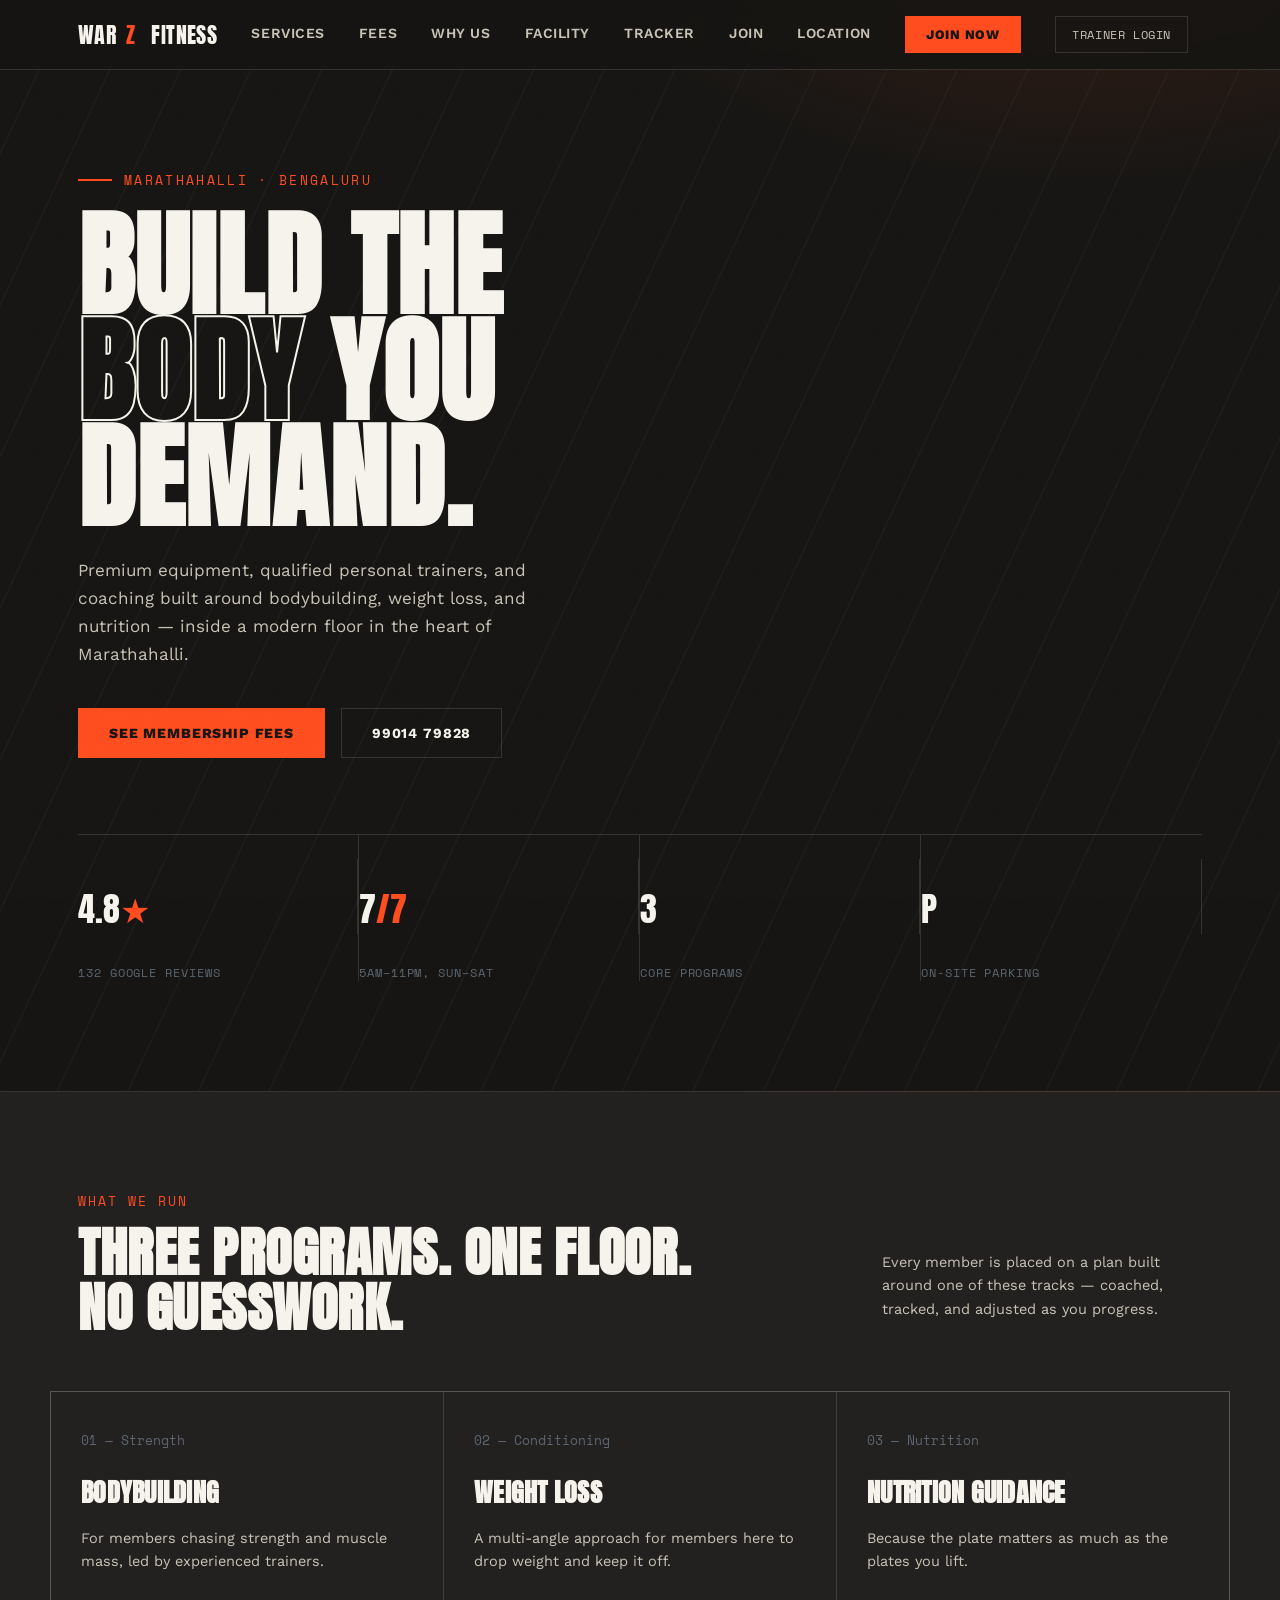
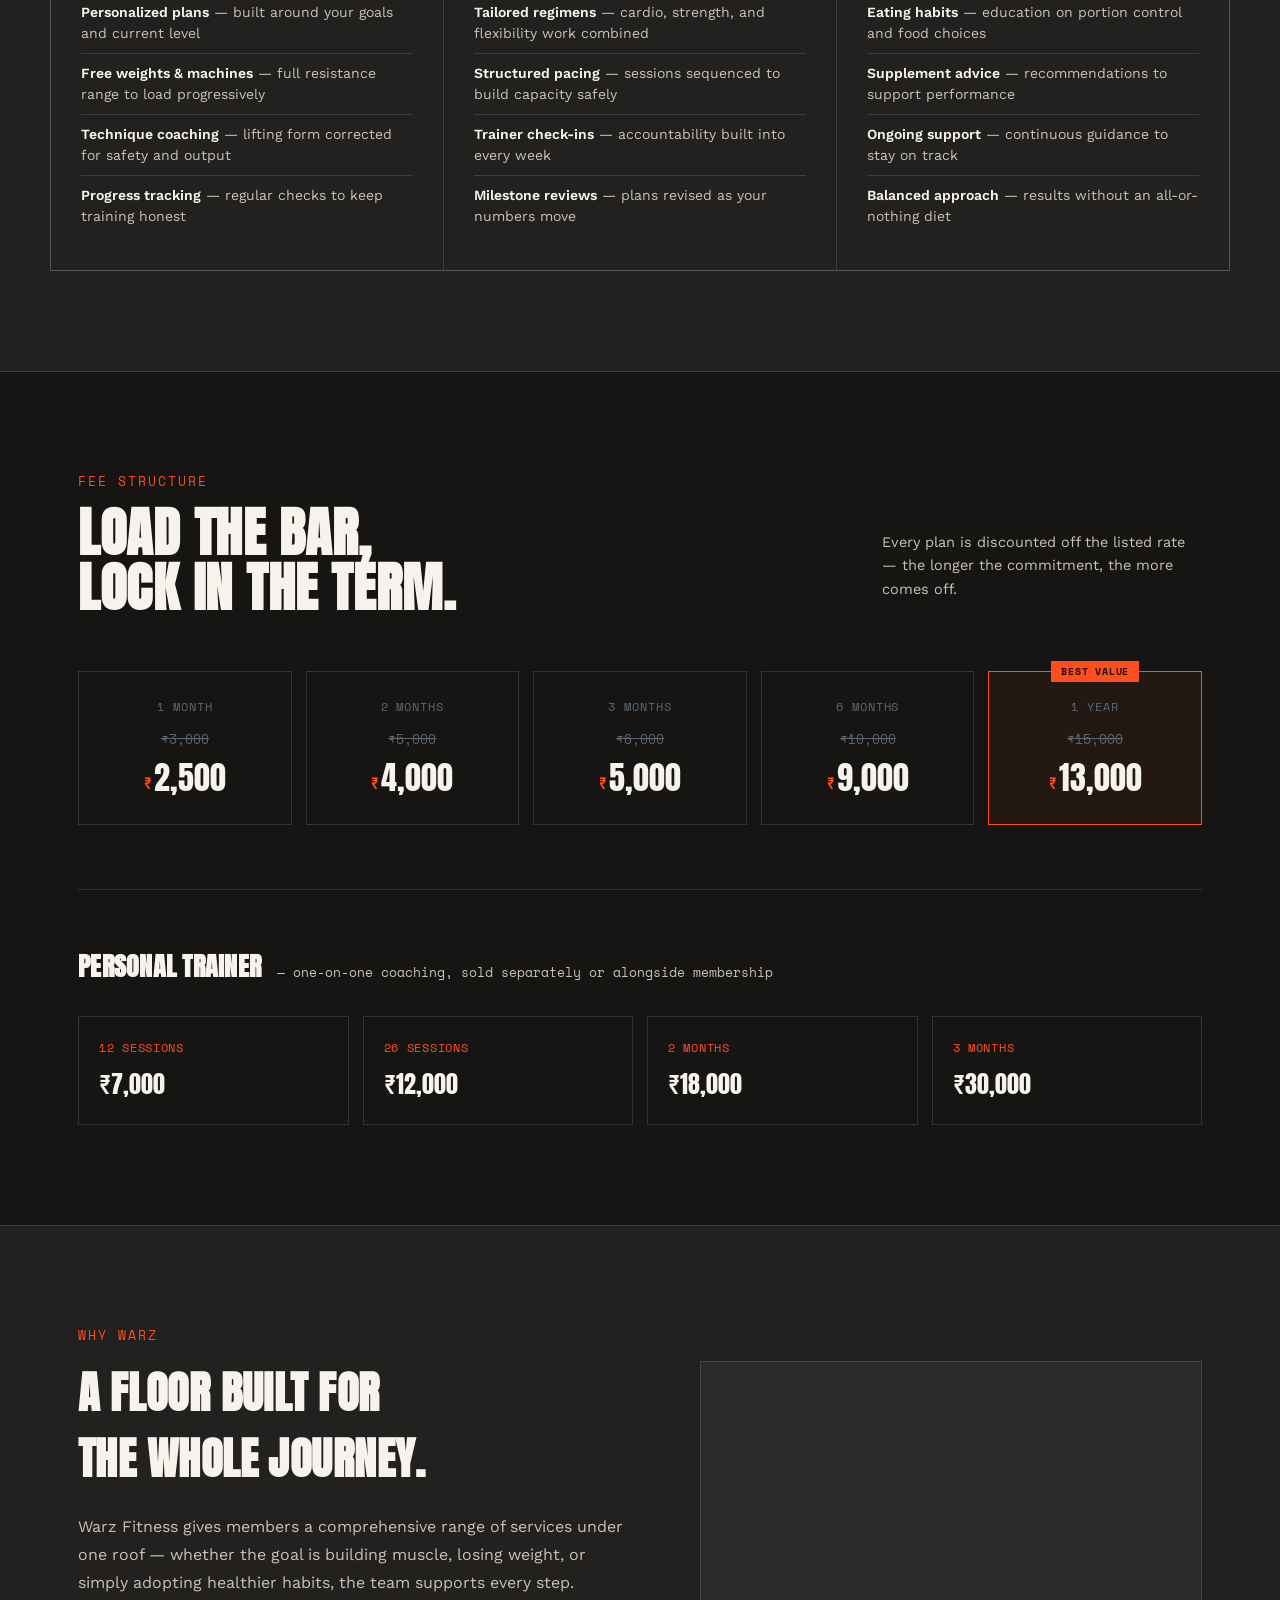
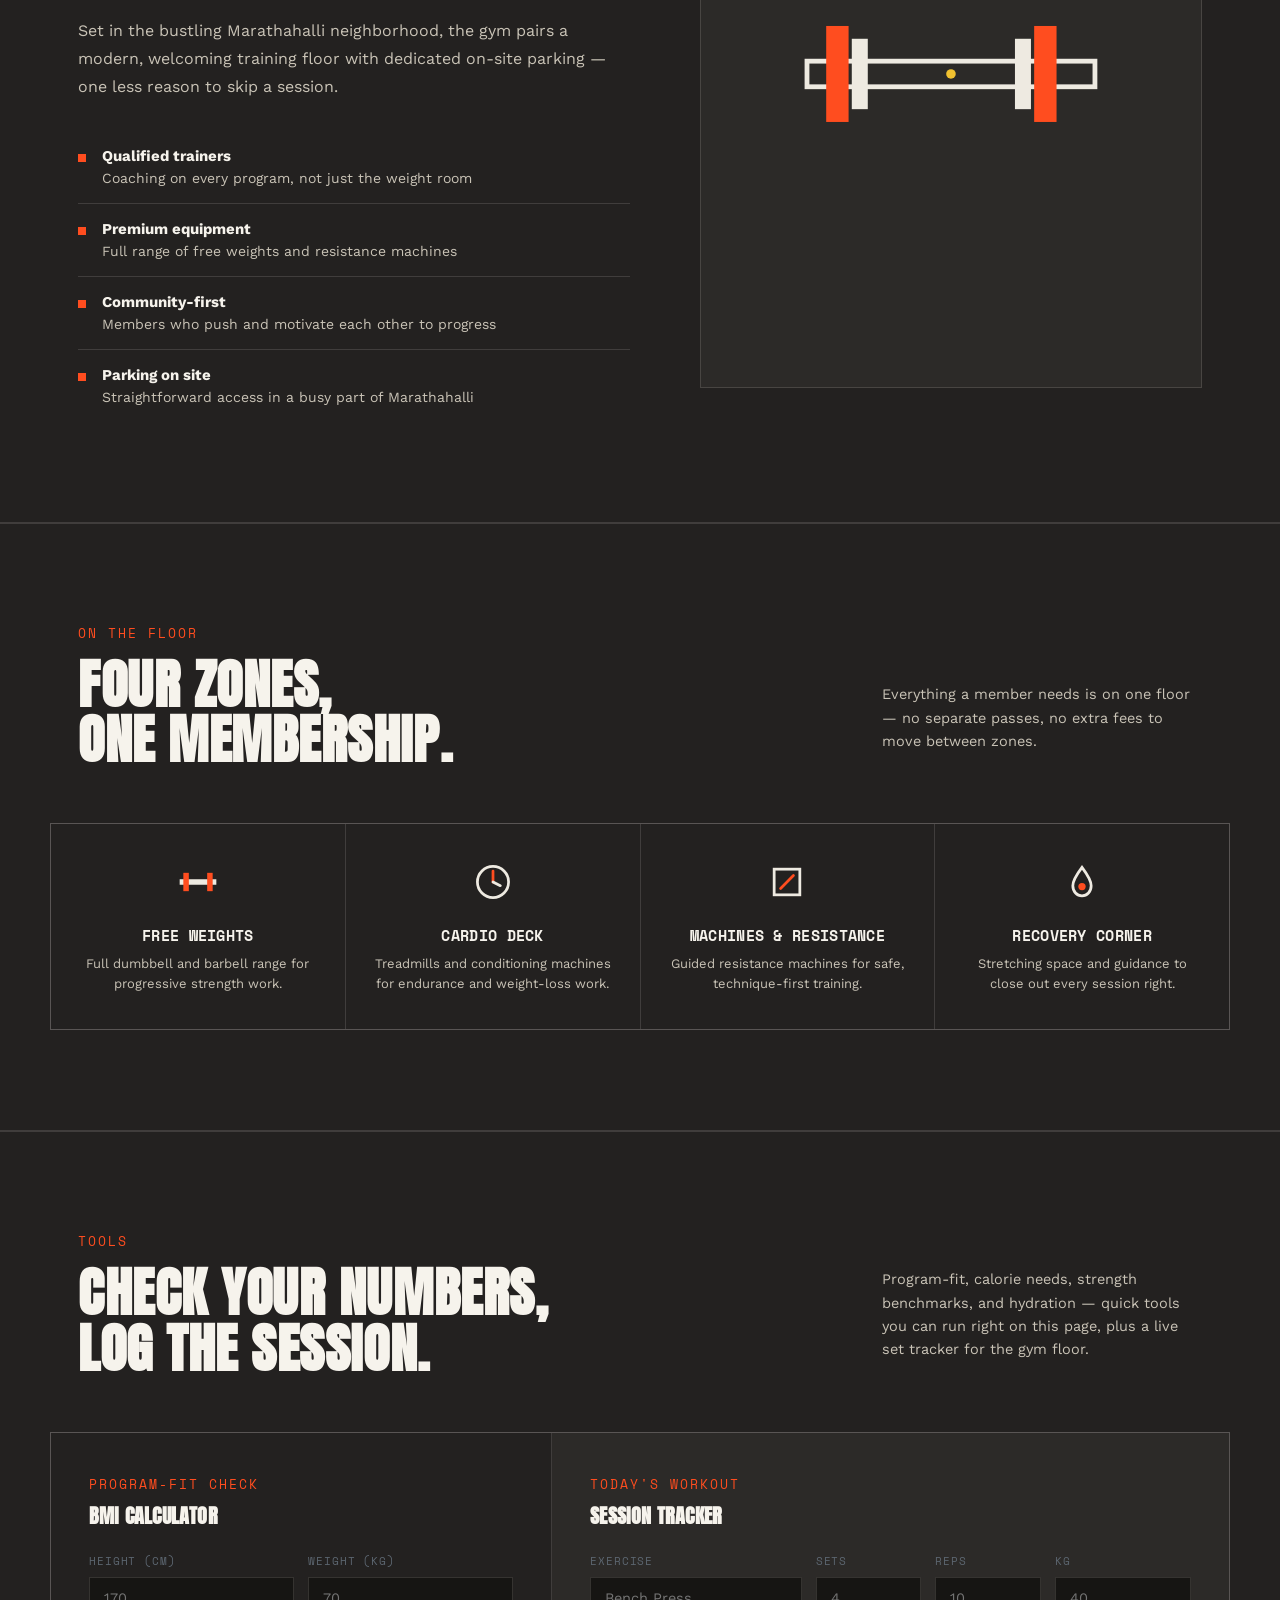
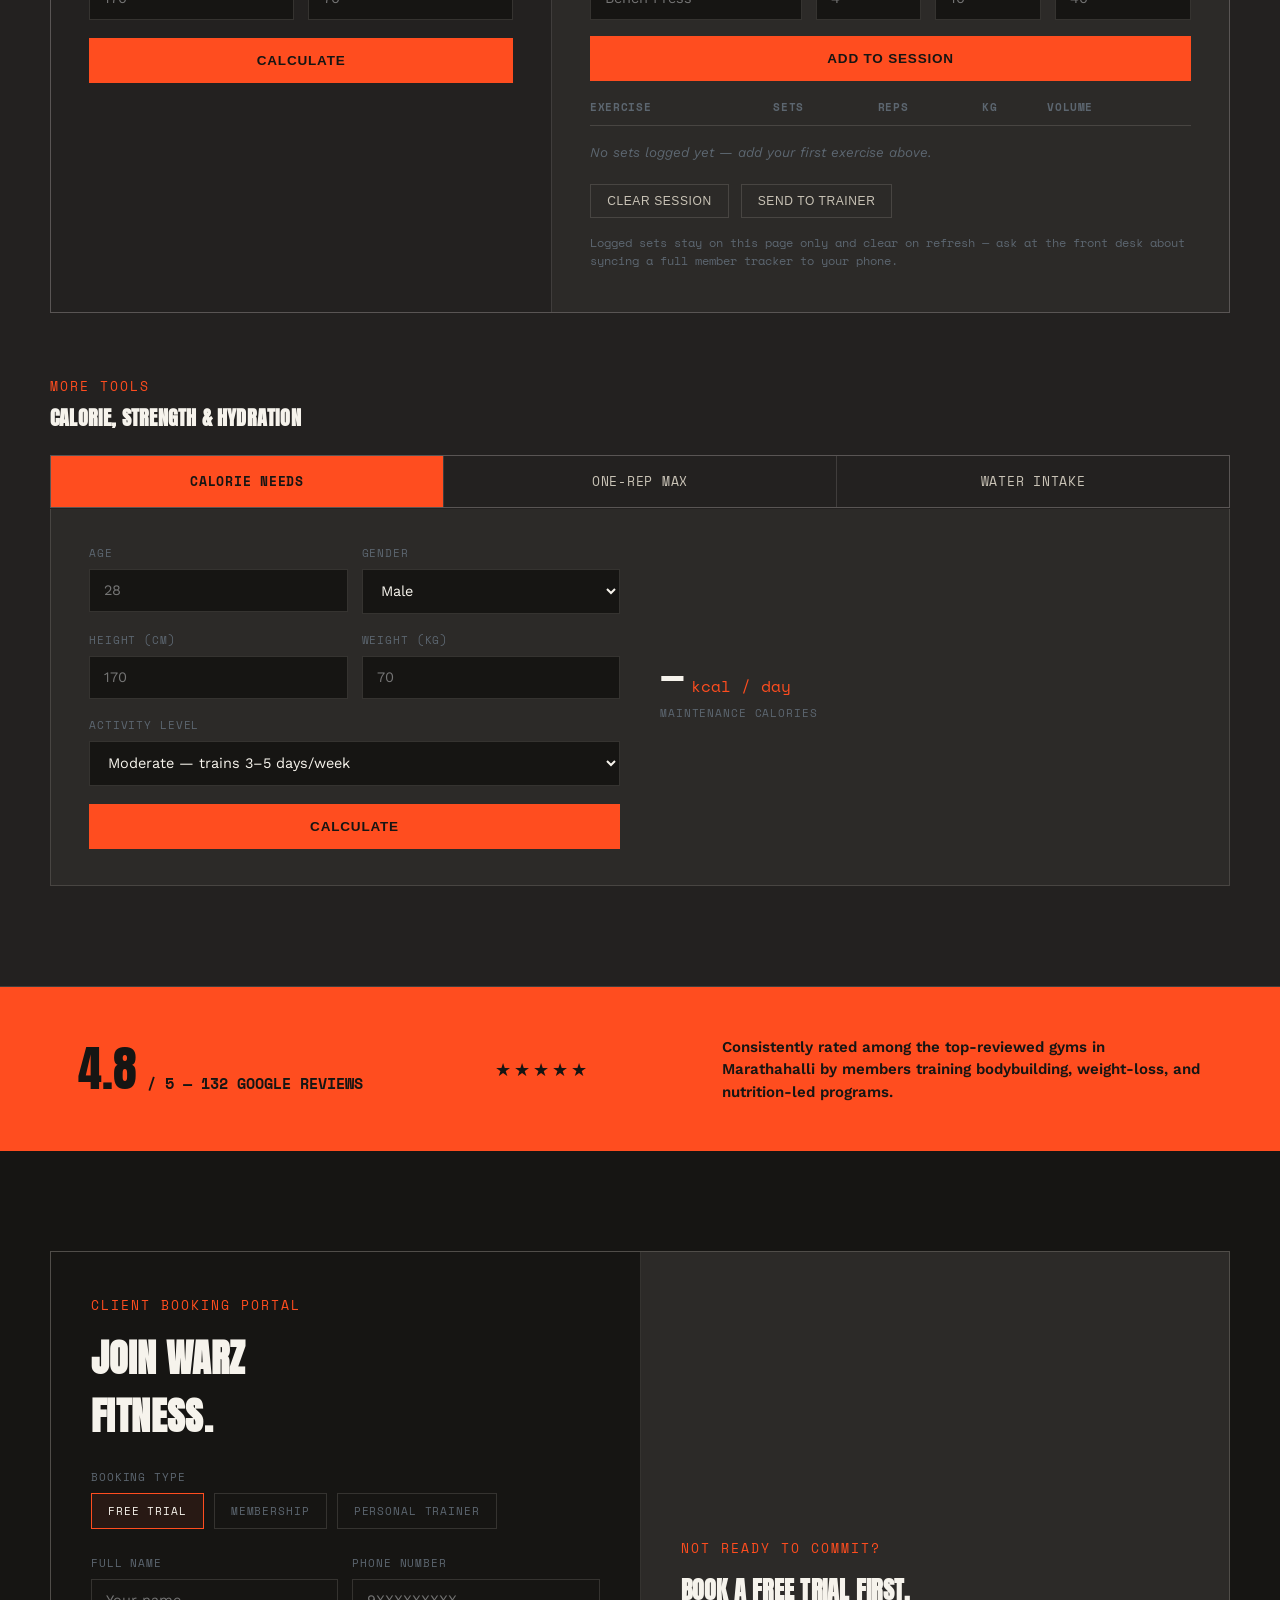
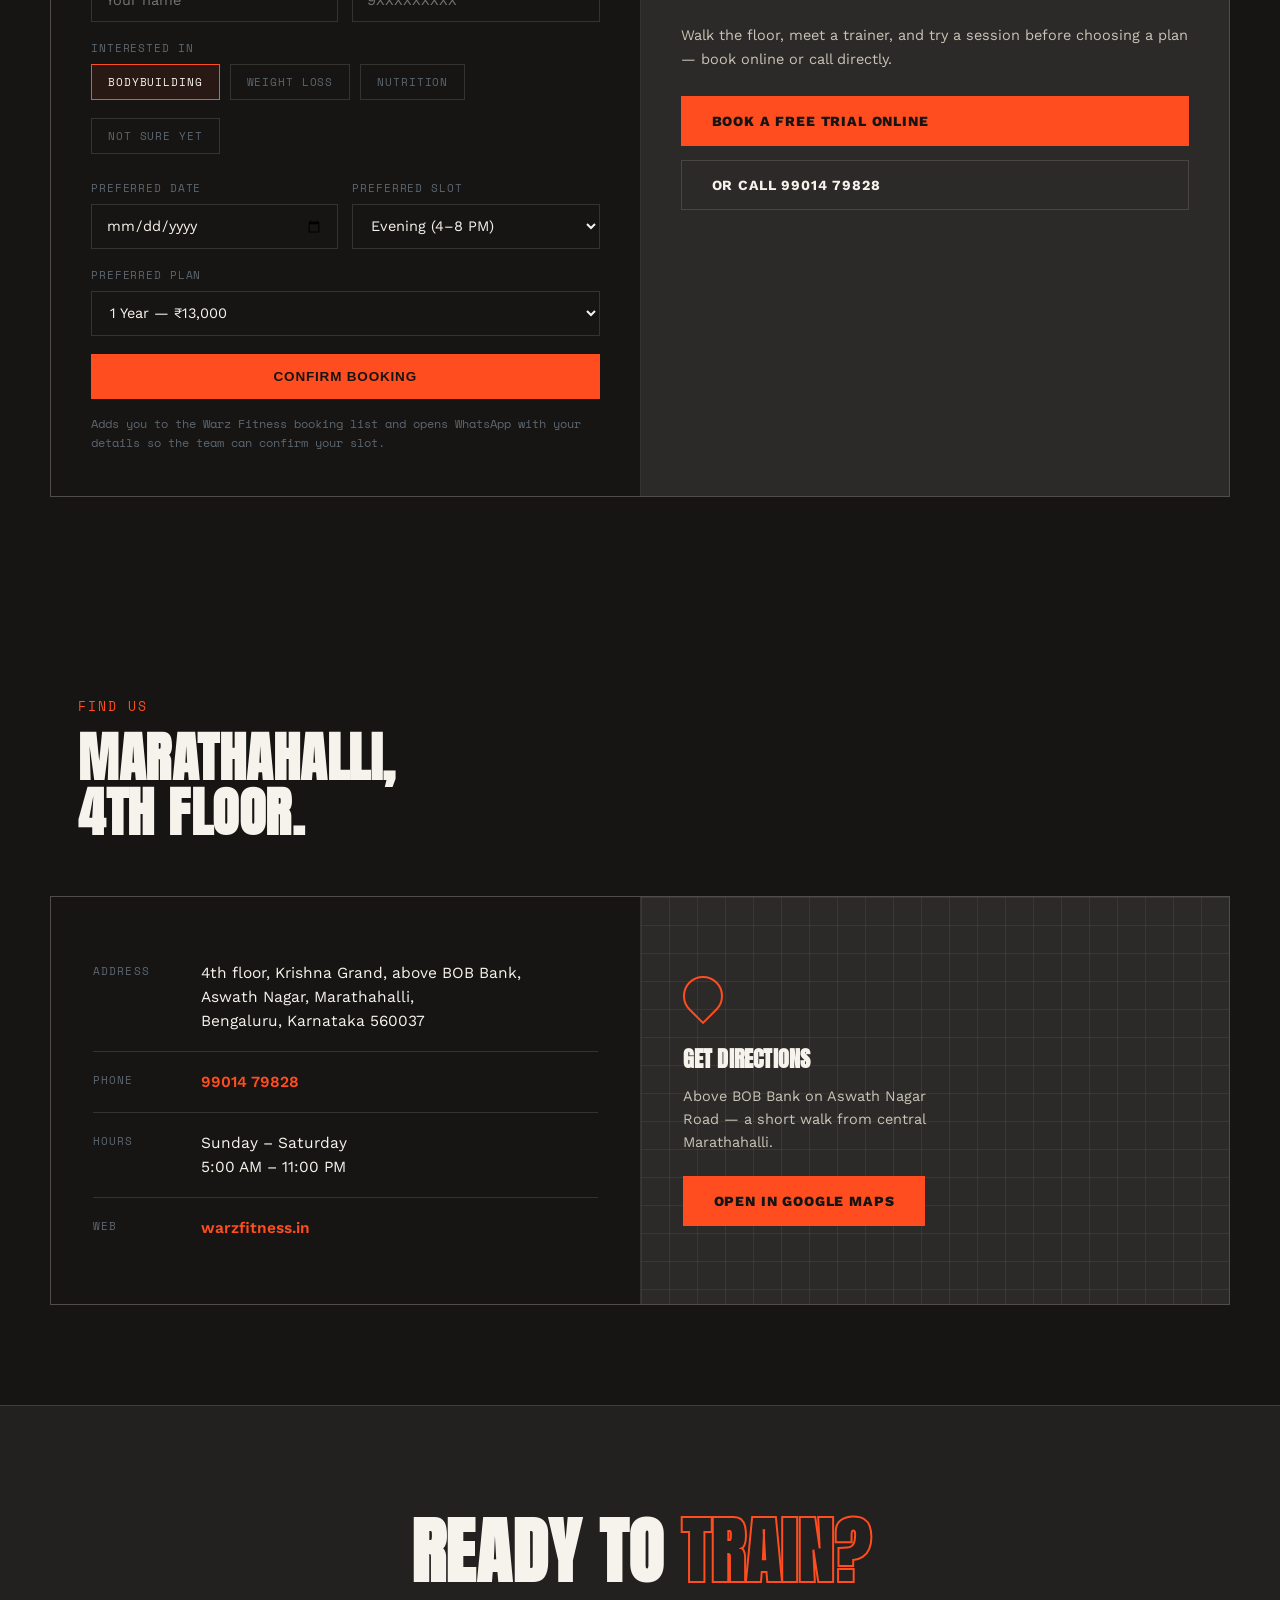
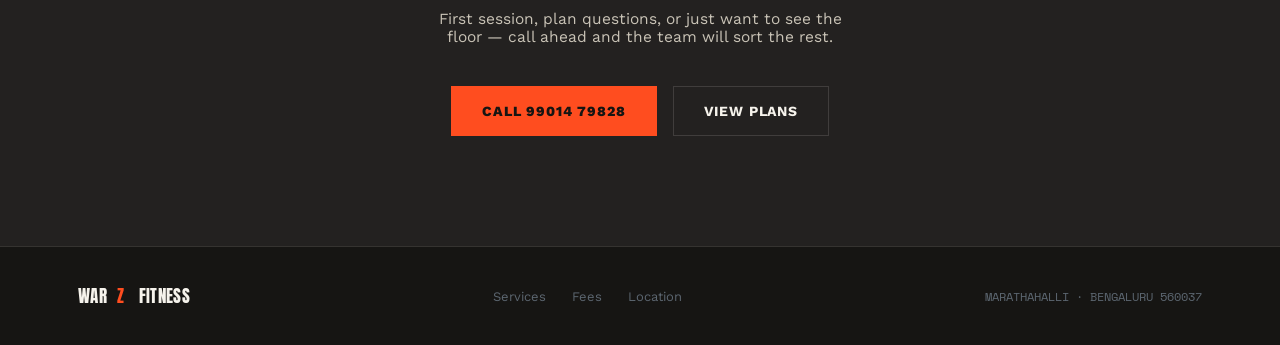
<file: index.html>
<!DOCTYPE html>
<html lang="en">
<head>
<meta charset="UTF-8">
<meta name="viewport" content="width=device-width, initial-scale=1.0">
<title>Warz Fitness — Marathahalli, Bengaluru</title>
<link rel="preconnect" href="https://fonts.googleapis.com">
<link rel="preconnect" href="https://fonts.gstatic.com" crossorigin>
<link href="https://fonts.googleapis.com/css2?family=Anton&family=Bebas+Neue&family=Space+Mono:wght@400;700&family=Work+Sans:wght@400;500;600;700;800&display=swap" rel="stylesheet">
<style>
  :root{
    --ink:#161513;
    --iron:#232120;
    --iron-2:#2c2a28;
    --concrete:#eeeae1;
    --concrete-dim:#c9c3b6;
    --chalk:#f6f3ec;
    --orange:#ff4d1f;
    --orange-dim:#c93d18;
    --steel:#5c6670;
    --yellow:#f2c230;
    --line: rgba(238,234,225,0.14);
  }
  *{box-sizing:border-box;}
  html{scroll-behavior:smooth;}
  body{
    margin:0;
    background:var(--ink);
    color:var(--chalk);
    font-family:'Work Sans', sans-serif;
    -webkit-font-smoothing:antialiased;
  }
  h1,h2,h3,.display{
    font-family:'Anton', sans-serif;
    text-transform:uppercase;
    letter-spacing:0.01em;
    margin:0;
  }
  .mono{font-family:'Space Mono', monospace;}
  a{color:inherit;}
  img{max-width:100%;display:block;}
  .wrap{max-width:1180px;margin:0 auto;padding:0 28px;}
  ::selection{background:var(--orange);color:var(--ink);}

  @media (prefers-reduced-motion: no-preference){
    .reveal{opacity:0;transform:translateY(24px);transition:opacity .7s ease, transform .7s ease;}
    .reveal.in{opacity:1;transform:translateY(0);}
  }

  /* ---- NAV ---- */
  header{
    position:fixed;top:0;left:0;right:0;z-index:50;
    background:rgba(22,21,19,0.88);
    backdrop-filter:blur(8px);
    border-bottom:1px solid var(--line);
  }
  .navbar{display:flex;align-items:center;justify-content:space-between;padding:16px 28px;max-width:1180px;margin:0 auto;}
  .logo{display:flex;align-items:center;gap:10px;font-family:'Anton';font-size:22px;letter-spacing:0.02em;}
  .logo .z{color:var(--orange);}
  .navlinks{display:flex;gap:34px;font-size:14px;font-weight:600;letter-spacing:0.04em;text-transform:uppercase;}
  .navlinks a{text-decoration:none;color:var(--concrete-dim);position:relative;padding-bottom:4px;transition:color .2s;}
  .navlinks a:hover, .navlinks a:focus-visible{color:var(--chalk);}
  .navlinks a::after{content:"";position:absolute;left:0;bottom:0;width:0;height:2px;background:var(--orange);transition:width .25s;}
  .navlinks a:hover::after{width:100%;}
  .nav-cta{
    background:var(--orange);color:var(--ink);font-weight:800;
    padding:10px 20px;text-decoration:none;font-size:13px;
    letter-spacing:0.06em;text-transform:uppercase;
    border:1px solid var(--orange);
    transition:background .2s, color .2s;
  }
  .nav-cta:hover{background:transparent;color:var(--orange);}
  .navtoggle{display:none;background:none;border:none;color:var(--chalk);font-size:26px;cursor:pointer;}

  /* ---- HERO ---- */
  .hero{
    position:relative;
    padding:170px 0 110px;
    overflow:hidden;
    background:
      radial-gradient(ellipse 900px 500px at 85% -10%, rgba(255,77,31,0.16), transparent 60%),
      repeating-linear-gradient(115deg, rgba(255,255,255,0.025) 0 2px, transparent 2px 64px),
      var(--ink);
    border-bottom:1px solid var(--line);
  }
  .eyebrow{
    font-family:'Space Mono';font-size:13px;color:var(--orange);
    letter-spacing:0.18em;text-transform:uppercase;
    display:flex;align-items:center;gap:12px;margin-bottom:22px;
  }
  .eyebrow::before{content:"";width:34px;height:2px;background:var(--orange);display:inline-block;}
  .hero h1{
    font-size:clamp(52px, 9vw, 118px);
    line-height:0.92;
    color:var(--chalk);
  }
  .hero h1 .stroke{
    -webkit-text-stroke:2px var(--chalk);
    color:transparent;
  }
  .hero-sub{
    max-width:520px;margin-top:26px;
    font-size:17px;line-height:1.65;color:var(--concrete-dim);
  }
  .hero-actions{display:flex;gap:16px;margin-top:40px;flex-wrap:wrap;}
  .btn-primary{
    background:var(--orange);color:var(--ink);font-weight:800;
    padding:16px 30px;text-decoration:none;font-size:14px;
    letter-spacing:0.06em;text-transform:uppercase;
    border:1px solid var(--orange);transition:all .2s;
  }
  .btn-primary:hover{background:transparent;color:var(--orange);}
  .btn-ghost{
    border:1px solid var(--line);color:var(--chalk);
    padding:16px 30px;text-decoration:none;font-size:14px;
    letter-spacing:0.06em;text-transform:uppercase;font-weight:700;
    transition:border-color .2s, background .2s;
  }
  .btn-ghost:hover{border-color:var(--chalk);background:rgba(238,234,225,0.05);}

  .statbar{
    margin-top:76px;
    display:grid;grid-template-columns:repeat(4,1fr);
    border-top:1px solid var(--line);
  }
  .statbar div{padding:24px 0 0;border-right:1px solid var(--line);}
  .statbar div:last-child{border-right:none;}
  .statnum{font-family:'Anton';font-size:34px;color:var(--chalk);}
  .statnum span{color:var(--orange);}
  .statlabel{font-family:'Space Mono';font-size:11.5px;color:var(--steel);letter-spacing:0.08em;text-transform:uppercase;margin-top:6px;}

  /* ---- SECTION SHELL ---- */
  section{padding:100px 0;}
  .section-head{display:flex;justify-content:space-between;align-items:flex-end;gap:24px;margin-bottom:56px;flex-wrap:wrap;}
  .kicker{font-family:'Space Mono';font-size:12.5px;color:var(--orange);letter-spacing:0.16em;text-transform:uppercase;margin-bottom:14px;}
  .section-head h2{font-size:clamp(34px,4.5vw,54px);color:var(--chalk);max-width:640px;line-height:1.02;}
  .section-note{max-width:320px;color:var(--concrete-dim);font-size:14.5px;line-height:1.6;}

  .services{background:var(--iron);border-bottom:1px solid var(--line);}
  .service-grid{display:grid;grid-template-columns:repeat(3,1fr);gap:1px;background:var(--line);border:1px solid var(--line);}
  .service-card{background:var(--iron);padding:38px 30px 34px;transition:background .25s;}
  .service-card:hover{background:var(--iron-2);}
  .service-num{font-family:'Space Mono';color:var(--steel);font-size:13px;margin-bottom:22px;}
  .service-card h3{font-size:26px;color:var(--chalk);margin-bottom:14px;letter-spacing:0.01em;}
  .service-card ul{list-style:none;margin:20px 0 0;padding:0;font-size:14px;color:var(--concrete-dim);line-height:1.5;}
  .service-card li{padding:9px 0;border-top:1px solid var(--line);}
  .service-card li:first-child{border-top:none;}
  .service-card li b{color:var(--chalk);font-weight:600;}

  /* ---- FEES / PLATES ---- */
  .fees{background:var(--ink);}
  .plate-row{display:grid;grid-template-columns:repeat(5,1fr);gap:14px;margin-bottom:14px;}
  .plate{
    border:1px solid var(--line);
    padding:26px 18px 22px;
    text-align:center;
    position:relative;
    transition:border-color .25s, transform .25s;
  }
  .plate:hover{border-color:var(--orange);transform:translateY(-4px);}
  .plate.best{border-color:var(--orange);background:rgba(255,77,31,0.06);}
  .plate-tag{position:absolute;top:-11px;left:50%;transform:translateX(-50%);background:var(--orange);color:var(--ink);font-family:'Space Mono';font-size:10px;letter-spacing:0.08em;padding:3px 10px;text-transform:uppercase;font-weight:700;white-space:nowrap;}
  .plate-term{font-family:'Space Mono';font-size:12px;color:var(--steel);letter-spacing:0.08em;text-transform:uppercase;}
  .plate-was{font-family:'Space Mono';font-size:13px;color:var(--steel);text-decoration:line-through;margin-top:14px;}
  .plate-now{font-family:'Anton';font-size:32px;color:var(--chalk);margin-top:4px;}
  .plate-now sup{font-size:15px;color:var(--orange);vertical-align:2px;margin-right:2px;}

  .pt-block{margin-top:64px;padding-top:56px;border-top:1px solid var(--line);}
  .pt-head{display:flex;align-items:baseline;gap:16px;margin-bottom:30px;flex-wrap:wrap;}
  .pt-head h3{font-size:26px;color:var(--chalk);}
  .pt-head span{font-family:'Space Mono';font-size:13px;color:var(--concrete-dim);}
  .pt-grid{display:grid;grid-template-columns:repeat(4,1fr);gap:14px;}
  .pt-card{border:1px solid var(--line);padding:22px 20px;}
  .pt-sessions{font-family:'Space Mono';font-size:12px;color:var(--orange);letter-spacing:0.06em;text-transform:uppercase;}
  .pt-price{font-family:'Anton';font-size:24px;color:var(--chalk);margin-top:10px;}

  /* ---- WHY / GALLERY STRIP ---- */
  .why{background:var(--iron);border-top:1px solid var(--line);border-bottom:1px solid var(--line);}
  .why-grid{display:grid;grid-template-columns:1.1fr 1fr;gap:70px;align-items:center;}
  .why-copy p{color:var(--concrete-dim);font-size:16px;line-height:1.75;margin:0 0 20px;}
  .why-list{display:flex;flex-direction:column;gap:0;margin-top:30px;}
  .why-item{display:flex;gap:16px;padding:16px 0;border-top:1px solid var(--line);}
  .why-item:first-child{border-top:none;}
  .why-item .dot{width:8px;height:8px;background:var(--orange);margin-top:7px;flex:none;}
  .why-item div b{display:block;color:var(--chalk);font-size:15px;margin-bottom:3px;}
  .why-item div span{color:var(--concrete-dim);font-size:14px;}
  .why-visual{border:1px solid var(--line);aspect-ratio:4/5;display:flex;align-items:center;justify-content:center;background:var(--iron-2);position:relative;overflow:hidden;}
  .why-visual svg{width:64%;}

  /* ---- TESTIMONIAL / RATING ---- */
  .rating-strip{background:var(--orange);color:var(--ink);padding:46px 0;}
  .rating-inner{display:flex;align-items:center;justify-content:space-between;flex-wrap:wrap;gap:20px;}
  .rating-big{font-family:'Anton';font-size:48px;display:flex;align-items:baseline;gap:10px;}
  .rating-big span{font-family:'Space Mono';font-size:15px;font-weight:700;}
  .stars{letter-spacing:3px;font-size:18px;}
  .rating-quote{max-width:480px;font-size:15px;font-weight:600;line-height:1.5;}

  /* ---- LOCATION / CONTACT ---- */
  .contact{background:var(--ink);}
  .contact-grid{display:grid;grid-template-columns:1fr 1fr;gap:1px;background:var(--line);border:1px solid var(--line);}
  .contact-panel{background:var(--ink);padding:46px 42px;}
  .contact-row{display:flex;gap:18px;padding:18px 0;border-top:1px solid var(--line);}
  .contact-row:first-child{border-top:none;}
  .contact-row .k{font-family:'Space Mono';font-size:11px;color:var(--steel);letter-spacing:0.1em;text-transform:uppercase;width:90px;flex:none;padding-top:2px;}
  .contact-row .v{font-size:15.5px;color:var(--chalk);line-height:1.55;}
  .contact-row .v a{color:var(--orange);text-decoration:none;font-weight:600;}
  .contact-row .v a:hover{text-decoration:underline;}
  .map-panel{background:var(--iron-2);display:flex;flex-direction:column;align-items:flex-start;justify-content:center;padding:46px 42px;position:relative;}
  .map-panel::before{
    content:"";position:absolute;inset:0;opacity:0.5;
    background-image: linear-gradient(var(--line) 1px, transparent 1px), linear-gradient(90deg, var(--line) 1px, transparent 1px);
    background-size:28px 28px;
  }
  .map-panel > *{position:relative;}
  .map-pin{width:40px;height:40px;border:2px solid var(--orange);border-radius:50% 50% 50% 0;transform:rotate(-45deg);margin-bottom:26px;}
  .map-panel h3{font-size:22px;color:var(--chalk);margin-bottom:10px;}
  .map-panel p{color:var(--concrete-dim);font-size:14.5px;line-height:1.6;max-width:280px;margin:0 0 22px;}

  /* ---- TRACKER ---- */
  .tracker{background:var(--iron);border-top:1px solid var(--line);border-bottom:1px solid var(--line);}
  .tracker-grid{display:grid;grid-template-columns:0.85fr 1.15fr;gap:1px;background:var(--line);border:1px solid var(--line);}
  .tracker-panel{background:var(--iron);padding:42px 38px;}
  .field{margin-bottom:18px;}
  .field label{display:block;font-family:'Space Mono';font-size:11px;letter-spacing:0.08em;text-transform:uppercase;color:var(--steel);margin-bottom:8px;}
  .field input, .field select{
    width:100%;background:var(--ink);border:1px solid var(--line);color:var(--chalk);
    padding:12px 14px;font-family:'Work Sans';font-size:14.5px;
  }
  .field input:focus, .field select:focus{outline:none;border-color:var(--orange);}
  .field-row{display:grid;grid-template-columns:1fr 1fr;gap:14px;}
  .btn-block{
    width:100%;background:var(--orange);color:var(--ink);font-weight:800;border:1px solid var(--orange);
    padding:14px 20px;font-size:13.5px;letter-spacing:0.06em;text-transform:uppercase;cursor:pointer;transition:all .2s;
  }
  .btn-block:hover{background:transparent;color:var(--orange);}
  .bmi-readout{display:flex;align-items:baseline;gap:14px;margin:26px 0 10px;}
  .bmi-num{font-family:'Anton';font-size:56px;color:var(--chalk);}
  .bmi-cat{font-family:'Space Mono';font-size:13px;color:var(--orange);text-transform:uppercase;letter-spacing:0.06em;}
  .bmi-gauge{height:8px;background:var(--iron-2);border:1px solid var(--line);position:relative;margin:14px 0 20px;}
  .bmi-gauge-fill{position:absolute;top:0;left:0;height:100%;background:linear-gradient(90deg,var(--steel),var(--orange));transition:width .4s ease;width:0%;}
  .bmi-rec{font-size:14px;color:var(--concrete-dim);line-height:1.6;padding:16px 18px;border:1px solid var(--line);background:var(--iron-2);}
  .bmi-rec b{color:var(--chalk);}

  .session-panel{background:var(--iron-2);padding:42px 38px;}
  .session-table{width:100%;border-collapse:collapse;margin-top:18px;}
  .session-table th{font-family:'Space Mono';font-size:10.5px;letter-spacing:0.06em;text-transform:uppercase;color:var(--steel);text-align:left;padding:0 10px 10px 0;border-bottom:1px solid var(--line);}
  .session-table td{font-size:13.5px;padding:10px 10px 10px 0;border-bottom:1px solid var(--line);color:var(--chalk);}
  .session-table tr:last-child td{border-bottom:none;}
  .session-empty{color:var(--steel);font-size:13.5px;font-style:italic;padding:18px 0;}
  .session-total{display:flex;justify-content:space-between;align-items:baseline;margin-top:18px;padding-top:16px;border-top:1px solid var(--line);}
  .session-total b{font-family:'Anton';font-size:26px;color:var(--orange);}
  .session-actions{display:flex;gap:12px;margin-top:6px;}
  .btn-small{border:1px solid var(--line);color:var(--concrete-dim);background:none;padding:9px 16px;font-size:12px;letter-spacing:0.05em;text-transform:uppercase;cursor:pointer;transition:border-color .2s,color .2s;}
  .btn-small:hover{border-color:var(--chalk);color:var(--chalk);}
  .tracker-note{font-family:'Space Mono';font-size:11.5px;color:var(--steel);margin-top:16px;line-height:1.6;}

  .more-tools{margin-top:64px;}
  .tool-tabs{display:flex;gap:1px;background:var(--line);border:1px solid var(--line);margin-bottom:1px;}
  .tool-tabbtn{
    flex:1;background:var(--iron);border:none;color:var(--concrete-dim);
    font-family:'Space Mono';font-size:12.5px;letter-spacing:0.06em;text-transform:uppercase;
    padding:16px 12px;cursor:pointer;transition:background .2s, color .2s;
  }
  .tool-tabbtn:hover{color:var(--chalk);}
  .tool-tabbtn.active{background:var(--orange);color:var(--ink);font-weight:700;}
  .tool-panels{border:1px solid var(--line);border-top:none;background:var(--iron-2);}
  .tool-panel{display:none;padding:36px 38px;grid-template-columns:1fr 1fr;gap:40px;}
  .tool-panel.active{display:grid;}
  .tool-result{display:flex;flex-direction:column;justify-content:center;}
  .tool-result-num{font-family:'Anton';font-size:44px;color:var(--chalk);line-height:1;}
  .tool-result-num span{font-size:16px;color:var(--orange);font-family:'Space Mono';margin-left:6px;}
  .tool-result-label{font-family:'Space Mono';font-size:11px;color:var(--steel);letter-spacing:0.08em;text-transform:uppercase;margin-top:10px;}
  .tool-result-list{margin-top:22px;display:flex;flex-direction:column;gap:0;}
  .tool-result-row{display:flex;justify-content:space-between;padding:11px 0;border-top:1px solid var(--line);font-size:13.5px;}
  .tool-result-row:first-child{border-top:none;}
  .tool-result-row span:first-child{color:var(--concrete-dim);}
  .tool-result-row span:last-child{color:var(--chalk);font-weight:600;}
  @media (max-width: 880px){
    .tool-panel{grid-template-columns:1fr;}
    .tool-tabs{flex-direction:column;}
  }

  /* ---- JOIN ---- */
  .join{background:var(--ink);}
  .join-grid{display:grid;grid-template-columns:1fr 1fr;gap:1px;background:var(--line);border:1px solid var(--line);}
  .join-form{background:var(--ink);padding:44px 40px;}
  .join-side{background:var(--iron-2);padding:44px 40px;display:flex;flex-direction:column;justify-content:center;}
  .join-side h3{font-size:24px;color:var(--chalk);margin-bottom:16px;}
  .join-side p{color:var(--concrete-dim);font-size:14.5px;line-height:1.65;margin:0 0 24px;}
  .join-side .trial-btn{margin-bottom:14px;}
  .radio-row{display:flex;gap:10px;flex-wrap:wrap;}
  .radio-pill{display:inline-flex;align-items:center;border:1px solid var(--line);padding:9px 16px;font-size:13px;cursor:pointer;color:var(--concrete-dim);transition:all .2s;}
  .radio-pill input{display:none;}
  .radio-pill.active{border-color:var(--orange);color:var(--chalk);background:rgba(255,77,31,0.08);}

  /* ---- Visual polish: grain + glow ---- */
  body::before{
    content:"";position:fixed;inset:0;pointer-events:none;z-index:1;opacity:0.035;
    background-image:url("data:image/svg+xml,%3Csvg xmlns='http://www.w3.org/2000/svg' width='120' height='120'%3E%3Cfilter id='n'%3E%3CfeTurbulence type='fractalNoise' baseFrequency='0.9' numOctaves='2' stitchTiles='stitch'/%3E%3C/filter%3E%3Crect width='100%25' height='100%25' filter='url(%23n)'/%3E%3C/svg%3E");
    mix-blend-mode:overlay;
  }
  .plate:hover, .service-card:hover, .pt-card:hover{box-shadow:0 0 0 1px var(--orange), 0 18px 34px -18px rgba(255,77,31,0.5);}
  .pt-card{transition:all .25s;}
  .btn-primary, .btn-block{position:relative;overflow:hidden;}

  /* ---- GALLERY / ZONES ---- */
  .gallery{background:var(--iron);border-top:1px solid var(--line);border-bottom:1px solid var(--line);}
  .gallery-grid{display:grid;grid-template-columns:repeat(4,1fr);gap:1px;background:var(--line);border:1px solid var(--line);}
  .gallery-item{background:var(--iron);padding:36px 24px;text-align:center;transition:background .25s, transform .25s;}
  .gallery-item:hover{background:var(--iron-2);transform:translateY(-4px);}
  .gallery-item svg{width:44px;height:44px;margin:0 auto 18px;display:block;}
  .gallery-item h4{font-size:15px;color:var(--chalk);letter-spacing:0.02em;text-transform:uppercase;font-family:'Space Mono';margin-bottom:8px;}
  .gallery-item p{font-size:13px;color:var(--concrete-dim);line-height:1.5;margin:0;}

  /* ---- BOOKING TYPE PILLS / SLOTS ---- */
  .booking-type-row{display:flex;gap:10px;flex-wrap:wrap;margin-bottom:4px;}
  .confirm-card{border:1px solid var(--orange);background:rgba(255,77,31,0.08);padding:26px 24px;margin-top:20px;}
  .confirm-card .ref{font-family:'Anton';font-size:26px;color:var(--chalk);}
  .confirm-card p{font-size:13.5px;color:var(--concrete-dim);margin:8px 0 0;line-height:1.55;}

  /* ---- TRAINER LOGIN MODAL ---- */
  .nav-trainer{
    background:none;border:1px solid var(--line);color:var(--concrete-dim);
    font-family:'Space Mono';font-size:12px;letter-spacing:0.05em;text-transform:uppercase;
    padding:9px 16px;cursor:pointer;margin-right:14px;transition:all .2s;
  }
  .nav-trainer:hover{border-color:var(--chalk);color:var(--chalk);}
  .modal-overlay{
    display:none;position:fixed;inset:0;z-index:100;background:rgba(15,14,13,0.82);
    align-items:center;justify-content:center;padding:20px;backdrop-filter:blur(4px);
  }
  .modal-overlay.open{display:flex;}
  .modal-card{
    background:var(--iron);border:1px solid var(--line);max-width:380px;width:100%;
    padding:40px 34px;position:relative;
  }
  .modal-close{position:absolute;top:16px;right:18px;background:none;border:none;color:var(--steel);font-size:20px;cursor:pointer;}
  .modal-close:hover{color:var(--chalk);}
  .modal-card h3{font-size:22px;color:var(--chalk);margin-bottom:6px;}
  .modal-card .kicker{margin-bottom:16px;}
  .modal-error{color:var(--orange);font-size:12.5px;font-family:'Space Mono';margin-top:10px;display:none;}
  .modal-hint{font-family:'Space Mono';font-size:11px;color:var(--steel);margin-top:18px;line-height:1.6;border-top:1px solid var(--line);padding-top:16px;}

  /* ---- TRAINER DASHBOARD ---- */
  .dashboard{display:none;background:var(--ink);border-top:1px solid var(--line);}
  .dashboard.open{display:block;}
  .dash-top{display:flex;justify-content:space-between;align-items:flex-end;flex-wrap:wrap;gap:20px;margin-bottom:36px;}
  .dash-stats{display:grid;grid-template-columns:repeat(4,1fr);gap:1px;background:var(--line);border:1px solid var(--line);margin-bottom:40px;}
  .dash-stat{background:var(--iron);padding:24px 22px;}
  .dash-stat-num{font-family:'Anton';font-size:34px;color:var(--chalk);}
  .dash-stat-num span{color:var(--orange);}
  .dash-stat-label{font-family:'Space Mono';font-size:10.5px;color:var(--steel);letter-spacing:0.08em;text-transform:uppercase;margin-top:6px;}
  .dash-controls{display:flex;gap:12px;margin-bottom:20px;flex-wrap:wrap;}
  .dash-controls input, .dash-controls select{
    background:var(--iron);border:1px solid var(--line);color:var(--chalk);
    padding:10px 14px;font-size:13.5px;font-family:'Work Sans';
  }
  .dash-table-wrap{border:1px solid var(--line);overflow-x:auto;}
  .dash-table{width:100%;border-collapse:collapse;min-width:760px;}
  .dash-table th{font-family:'Space Mono';font-size:10.5px;letter-spacing:0.06em;text-transform:uppercase;color:var(--steel);text-align:left;padding:14px 16px;background:var(--iron-2);border-bottom:1px solid var(--line);}
  .dash-table td{font-size:13.5px;padding:14px 16px;border-bottom:1px solid var(--line);color:var(--chalk);}
  .dash-table tr:last-child td{border-bottom:none;}
  .dash-empty{padding:60px 20px;text-align:center;color:var(--steel);font-size:14px;}
  .status-pill{
    font-family:'Space Mono';font-size:10.5px;letter-spacing:0.04em;text-transform:uppercase;
    padding:5px 10px;border:1px solid var(--line);cursor:pointer;background:none;color:var(--concrete-dim);
  }
  .status-pill.confirmed{border-color:var(--orange);color:var(--orange);}
  .dash-logout{border:1px solid var(--line);color:var(--concrete-dim);background:none;padding:10px 18px;font-family:'Space Mono';font-size:12px;letter-spacing:0.05em;text-transform:uppercase;cursor:pointer;}
  .dash-logout:hover{border-color:var(--chalk);color:var(--chalk);}

  /* ---- CTA BAND ---- */
  .cta-band{padding:110px 0;text-align:center;background:var(--iron);border-top:1px solid var(--line);}
  .cta-band h2{font-size:clamp(38px,6vw,72px);color:var(--chalk);line-height:1;}
  .cta-band h2 .stroke{-webkit-text-stroke:2px var(--orange);color:transparent;}
  .cta-band p{color:var(--concrete-dim);margin:22px auto 40px;max-width:440px;font-size:15.5px;}

  footer{background:var(--ink);border-top:1px solid var(--line);padding:36px 0;}
  .foot-inner{display:flex;justify-content:space-between;align-items:center;flex-wrap:wrap;gap:14px;}
  .foot-inner .logo{font-size:17px;}
  .foot-links{display:flex;gap:26px;font-size:13px;color:var(--steel);}
  .foot-links a{text-decoration:none;color:var(--steel);}
  .foot-links a:hover{color:var(--chalk);}
  .foot-note{font-family:'Space Mono';font-size:11.5px;color:var(--steel);}

  @media (max-width: 880px){
    .navlinks, .nav-cta{display:none;}
    .navtoggle{display:block;}
    .statbar{grid-template-columns:repeat(2,1fr);}
    .statbar div:nth-child(2){border-right:none;}
    .statbar div{border-bottom:1px solid var(--line);padding-bottom:20px;}
    .service-grid{grid-template-columns:1fr;}
    .plate-row{grid-template-columns:repeat(2,1fr);}
    .pt-grid{grid-template-columns:repeat(2,1fr);}
    .why-grid{grid-template-columns:1fr;gap:40px;}
    .contact-grid{grid-template-columns:1fr;}
    .section-head{flex-direction:column;align-items:flex-start;}
    .tracker-grid{grid-template-columns:1fr;}
    .join-grid{grid-template-columns:1fr;}
    .field-row{grid-template-columns:1fr;}
    .gallery-grid{grid-template-columns:repeat(2,1fr);}
    .dash-stats{grid-template-columns:repeat(2,1fr);}
  }
  @media (max-width: 520px){
    .plate-row{grid-template-columns:1fr 1fr;}
    .statbar{grid-template-columns:1fr 1fr;}
  }
</style>
</head>
<body>

<header>
  <nav class="navbar">
    <div class="logo">WAR<span class="z">Z</span>&nbsp;FITNESS</div>
    <div class="navlinks">
      <a href="#services">Services</a>
      <a href="#fees">Fees</a>
      <a href="#why">Why Us</a>
      <a href="#gallery">Facility</a>
      <a href="#tracker">Tracker</a>
      <a href="#join">Join</a>
      <a href="#contact">Location</a>
    </div>
    <a class="nav-cta" href="#join">Join Now</a>
    <button class="nav-trainer" onclick="openLogin()">Trainer Login</button>
    <button class="navtoggle" aria-label="menu">☰</button>
  </nav>
</header>

<div class="modal-overlay" id="login-modal">
  <div class="modal-card">
    <button class="modal-close" onclick="closeLogin()" aria-label="close">✕</button>
    <div class="kicker">Staff access</div>
    <h3>Trainer Login</h3>
    <div class="field" style="margin-top:20px;">
      <label for="login-id">Trainer ID</label>
      <input id="login-id" type="text" placeholder="trainer">
    </div>
    <div class="field">
      <label for="login-pass">Password</label>
      <input id="login-pass" type="password" placeholder="••••••••">
    </div>
    <button class="btn-block" onclick="attemptLogin()">Log in</button>
    <div class="modal-error" id="login-error">Incorrect ID or password. Try again.</div>
    <div class="modal-hint">Demo credentials — ID <b style="color:var(--chalk);">trainer</b>, password <b style="color:var(--chalk);">warz2026</b>. This is a front-end demo: bookings shown are only the ones submitted in this browser tab.</div>
  </div>
</div>

<section class="hero">
  <div class="wrap">
    <div class="eyebrow">Marathahalli · Bengaluru</div>
    <h1 class="reveal in">BUILD THE<br><span class="stroke">BODY</span> YOU<br>DEMAND.</h1>
    <p class="hero-sub">Premium equipment, qualified personal trainers, and coaching built around bodybuilding, weight loss, and nutrition — inside a modern floor in the heart of Marathahalli.</p>
    <div class="hero-actions">
      <a class="btn-primary" href="#fees">See Membership Fees</a>
      <a class="btn-ghost" href="tel:+919901479828">99014 79828</a>
    </div>
    <div class="statbar">
      <div>
        <div class="statnum">4.8<span>★</span></div>
        <div class="statlabel">132 Google reviews</div>
      </div>
      <div>
        <div class="statnum">7<span>/7</span></div>
        <div class="statlabel">5AM–11PM, Sun–Sat</div>
      </div>
      <div>
        <div class="statnum">3</div>
        <div class="statlabel">Core programs</div>
      </div>
      <div>
        <div class="statnum">P</div>
        <div class="statlabel">On-site parking</div>
      </div>
    </div>
  </div>
</section>

<section class="services" id="services">
  <div class="wrap">
    <div class="section-head">
      <div>
        <div class="kicker">What we run</div>
        <h2>Three programs. One floor.<br>No guesswork.</h2>
      </div>
      <p class="section-note">Every member is placed on a plan built around one of these tracks — coached, tracked, and adjusted as you progress.</p>
    </div>
  </div>
  <div class="wrap" style="padding:0;">
    <div class="service-grid">
      <div class="service-card reveal">
        <div class="service-num">01 — Strength</div>
        <h3>Bodybuilding</h3>
        <p style="color:var(--concrete-dim);font-size:14.5px;line-height:1.6;">For members chasing strength and muscle mass, led by experienced trainers.</p>
        <ul>
          <li><b>Personalized plans</b> — built around your goals and current level</li>
          <li><b>Free weights & machines</b> — full resistance range to load progressively</li>
          <li><b>Technique coaching</b> — lifting form corrected for safety and output</li>
          <li><b>Progress tracking</b> — regular checks to keep training honest</li>
        </ul>
      </div>
      <div class="service-card reveal">
        <div class="service-num">02 — Conditioning</div>
        <h3>Weight Loss</h3>
        <p style="color:var(--concrete-dim);font-size:14.5px;line-height:1.6;">A multi-angle approach for members here to drop weight and keep it off.</p>
        <ul>
          <li><b>Tailored regimens</b> — cardio, strength, and flexibility work combined</li>
          <li><b>Structured pacing</b> — sessions sequenced to build capacity safely</li>
          <li><b>Trainer check-ins</b> — accountability built into every week</li>
          <li><b>Milestone reviews</b> — plans revised as your numbers move</li>
        </ul>
      </div>
      <div class="service-card reveal">
        <div class="service-num">03 — Nutrition</div>
        <h3>Nutrition Guidance</h3>
        <p style="color:var(--concrete-dim);font-size:14.5px;line-height:1.6;">Because the plate matters as much as the plates you lift.</p>
        <ul>
          <li><b>Eating habits</b> — education on portion control and food choices</li>
          <li><b>Supplement advice</b> — recommendations to support performance</li>
          <li><b>Ongoing support</b> — continuous guidance to stay on track</li>
          <li><b>Balanced approach</b> — results without an all-or-nothing diet</li>
        </ul>
      </div>
    </div>
  </div>
</section>

<section class="fees" id="fees">
  <div class="wrap">
    <div class="section-head">
      <div>
        <div class="kicker">Fee structure</div>
        <h2>Load the bar,<br>lock in the term.</h2>
      </div>
      <p class="section-note">Every plan is discounted off the listed rate — the longer the commitment, the more comes off.</p>
    </div>

    <div class="plate-row">
      <div class="plate reveal">
        <div class="plate-term">1 Month</div>
        <div class="plate-was mono">₹3,000</div>
        <div class="plate-now"><sup>₹</sup>2,500</div>
      </div>
      <div class="plate reveal">
        <div class="plate-term">2 Months</div>
        <div class="plate-was mono">₹5,000</div>
        <div class="plate-now"><sup>₹</sup>4,000</div>
      </div>
      <div class="plate reveal">
        <div class="plate-term">3 Months</div>
        <div class="plate-was mono">₹6,000</div>
        <div class="plate-now"><sup>₹</sup>5,000</div>
      </div>
      <div class="plate reveal">
        <div class="plate-term">6 Months</div>
        <div class="plate-was mono">₹10,000</div>
        <div class="plate-now"><sup>₹</sup>9,000</div>
      </div>
      <div class="plate best reveal">
        <div class="plate-tag">Best Value</div>
        <div class="plate-term">1 Year</div>
        <div class="plate-was mono">₹15,000</div>
        <div class="plate-now"><sup>₹</sup>13,000</div>
      </div>
    </div>

    <div class="pt-block">
      <div class="pt-head">
        <h3>Personal Trainer</h3>
        <span>— one-on-one coaching, sold separately or alongside membership</span>
      </div>
      <div class="pt-grid">
        <div class="pt-card reveal">
          <div class="pt-sessions">12 Sessions</div>
          <div class="pt-price">₹7,000</div>
        </div>
        <div class="pt-card reveal">
          <div class="pt-sessions">26 Sessions</div>
          <div class="pt-price">₹12,000</div>
        </div>
        <div class="pt-card reveal">
          <div class="pt-sessions">2 Months</div>
          <div class="pt-price">₹18,000</div>
        </div>
        <div class="pt-card reveal">
          <div class="pt-sessions">3 Months</div>
          <div class="pt-price">₹30,000</div>
        </div>
      </div>
    </div>
  </div>
</section>

<section class="why" id="why">
  <div class="wrap">
    <div class="why-grid">
      <div class="why-copy reveal">
        <div class="kicker">Why Warz</div>
        <h2 style="font-size:clamp(30px,4vw,44px);color:var(--chalk);margin-bottom:22px;">A floor built for<br>the whole journey.</h2>
        <p>Warz Fitness gives members a comprehensive range of services under one roof — whether the goal is building muscle, losing weight, or simply adopting healthier habits, the team supports every step.</p>
        <p>Set in the bustling Marathahalli neighborhood, the gym pairs a modern, welcoming training floor with dedicated on-site parking — one less reason to skip a session.</p>
        <div class="why-list">
          <div class="why-item"><div class="dot"></div><div><b>Qualified trainers</b><span>Coaching on every program, not just the weight room</span></div></div>
          <div class="why-item"><div class="dot"></div><div><b>Premium equipment</b><span>Full range of free weights and resistance machines</span></div></div>
          <div class="why-item"><div class="dot"></div><div><b>Community-first</b><span>Members who push and motivate each other to progress</span></div></div>
          <div class="why-item"><div class="dot"></div><div><b>Parking on site</b><span>Straightforward access in a busy part of Marathahalli</span></div></div>
        </div>
      </div>
      <div class="why-visual reveal">
        <svg viewBox="0 0 200 200" fill="none" xmlns="http://www.w3.org/2000/svg">
          <rect x="10" y="92" width="180" height="16" fill="none" stroke="#eeeae1" stroke-width="3"/>
          <rect x="22" y="70" width="14" height="60" fill="#ff4d1f"/>
          <rect x="38" y="78" width="10" height="44" fill="#eeeae1"/>
          <rect x="152" y="70" width="14" height="60" fill="#ff4d1f"/>
          <rect x="140" y="78" width="10" height="44" fill="#eeeae1"/>
          <circle cx="100" cy="100" r="3" fill="#f2c230"/>
        </svg>
      </div>
    </div>
  </div>
</section>

<section class="gallery" id="gallery">
  <div class="wrap">
    <div class="section-head">
      <div>
        <div class="kicker">On the floor</div>
        <h2>Four zones,<br>one membership.</h2>
      </div>
      <p class="section-note">Everything a member needs is on one floor — no separate passes, no extra fees to move between zones.</p>
    </div>
  </div>
  <div class="wrap" style="padding:0;">
    <div class="gallery-grid">
      <div class="gallery-item reveal">
        <svg viewBox="0 0 48 48" fill="none" xmlns="http://www.w3.org/2000/svg"><rect x="4" y="21" width="40" height="6" fill="#eeeae1"/><rect x="8" y="14" width="6" height="20" fill="#ff4d1f"/><rect x="34" y="14" width="6" height="20" fill="#ff4d1f"/></svg>
        <h4>Free Weights</h4>
        <p>Full dumbbell and barbell range for progressive strength work.</p>
      </div>
      <div class="gallery-item reveal">
        <svg viewBox="0 0 48 48" fill="none" xmlns="http://www.w3.org/2000/svg"><circle cx="24" cy="24" r="17" stroke="#eeeae1" stroke-width="3"/><path d="M24 24 L24 12" stroke="#ff4d1f" stroke-width="3" stroke-linecap="round"/><path d="M24 24 L32 28" stroke="#eeeae1" stroke-width="3" stroke-linecap="round"/></svg>
        <h4>Cardio Deck</h4>
        <p>Treadmills and conditioning machines for endurance and weight-loss work.</p>
      </div>
      <div class="gallery-item reveal">
        <svg viewBox="0 0 48 48" fill="none" xmlns="http://www.w3.org/2000/svg"><rect x="10" y="10" width="28" height="28" stroke="#eeeae1" stroke-width="3"/><path d="M17 31 L31 17" stroke="#ff4d1f" stroke-width="3" stroke-linecap="round"/></svg>
        <h4>Machines &amp; Resistance</h4>
        <p>Guided resistance machines for safe, technique-first training.</p>
      </div>
      <div class="gallery-item reveal">
        <svg viewBox="0 0 48 48" fill="none" xmlns="http://www.w3.org/2000/svg"><path d="M24 8 C30 16 34 22 34 28 C34 34.6 29.5 39 24 39 C18.5 39 14 34.6 14 28 C14 22 18 16 24 8Z" stroke="#eeeae1" stroke-width="3"/><circle cx="24" cy="29" r="4" fill="#ff4d1f"/></svg>
        <h4>Recovery Corner</h4>
        <p>Stretching space and guidance to close out every session right.</p>
      </div>
    </div>
  </div>
</section>

<section class="tracker" id="tracker">
  <div class="wrap">
    <div class="section-head">
      <div>
        <div class="kicker">Tools</div>
        <h2>Check your numbers,<br>log the session.</h2>
      </div>
      <p class="section-note">Program-fit, calorie needs, strength benchmarks, and hydration — quick tools you can run right on this page, plus a live set tracker for the gym floor.</p>
    </div>
  </div>
  <div class="wrap" style="padding:0;">
    <div class="tracker-grid">

      <div class="tracker-panel reveal">
        <div class="kicker" style="margin-bottom:6px;">Program-fit check</div>
        <h3 style="font-size:20px;color:var(--chalk);margin-bottom:22px;">BMI Calculator</h3>
        <div class="field-row">
          <div class="field">
            <label for="bmi-height">Height (cm)</label>
            <input id="bmi-height" type="number" inputmode="decimal" placeholder="170">
          </div>
          <div class="field">
            <label for="bmi-weight">Weight (kg)</label>
            <input id="bmi-weight" type="number" inputmode="decimal" placeholder="70">
          </div>
        </div>
        <button class="btn-block" onclick="calcBMI()">Calculate</button>

        <div id="bmi-result" style="display:none;">
          <div class="bmi-readout">
            <div class="bmi-num" id="bmi-num">—</div>
            <div class="bmi-cat" id="bmi-cat">—</div>
          </div>
          <div class="bmi-gauge"><div class="bmi-gauge-fill" id="bmi-fill"></div></div>
          <div class="bmi-rec" id="bmi-rec"></div>
        </div>
      </div>

      <div class="session-panel reveal">
        <div class="kicker" style="margin-bottom:6px;">Today's workout</div>
        <h3 style="font-size:20px;color:var(--chalk);margin-bottom:22px;">Session Tracker</h3>
        <div class="field-row" style="grid-template-columns:1.4fr 0.7fr 0.7fr 0.9fr;">
          <div class="field" style="margin-bottom:0;">
            <label for="ex-name">Exercise</label>
            <input id="ex-name" type="text" placeholder="Bench Press">
          </div>
          <div class="field" style="margin-bottom:0;">
            <label for="ex-sets">Sets</label>
            <input id="ex-sets" type="number" placeholder="4">
          </div>
          <div class="field" style="margin-bottom:0;">
            <label for="ex-reps">Reps</label>
            <input id="ex-reps" type="number" placeholder="10">
          </div>
          <div class="field" style="margin-bottom:0;">
            <label for="ex-weight">Kg</label>
            <input id="ex-weight" type="number" placeholder="40">
          </div>
        </div>
        <button class="btn-block" style="margin-top:16px;" onclick="addSet()">Add to session</button>

        <table class="session-table" id="session-table">
          <thead>
            <tr><th>Exercise</th><th>Sets</th><th>Reps</th><th>Kg</th><th>Volume</th></tr>
          </thead>
          <tbody id="session-body"></tbody>
        </table>
        <div id="session-empty" class="session-empty">No sets logged yet — add your first exercise above.</div>

        <div class="session-total" id="session-total" style="display:none;">
          <span class="mono" style="color:var(--concrete-dim);font-size:12px;text-transform:uppercase;letter-spacing:0.06em;">Total volume</span>
          <b id="session-total-num">0 kg</b>
        </div>
        <div class="session-actions">
          <button class="btn-small" onclick="clearSession()">Clear session</button>
          <button class="btn-small" onclick="shareSession()">Send to trainer</button>
        </div>
        <div class="tracker-note">Logged sets stay on this page only and clear on refresh — ask at the front desk about syncing a full member tracker to your phone.</div>
      </div>

    </div>

    <div class="more-tools reveal">
      <div class="kicker" style="margin-bottom:6px;">More tools</div>
      <h3 style="font-size:20px;color:var(--chalk);margin-bottom:22px;">Calorie, Strength &amp; Hydration</h3>

      <div class="tool-tabs">
        <button class="tool-tabbtn active" onclick="switchTool('cal')" id="tab-cal">Calorie Needs</button>
        <button class="tool-tabbtn" onclick="switchTool('orm')" id="tab-orm">One-Rep Max</button>
        <button class="tool-tabbtn" onclick="switchTool('water')" id="tab-water">Water Intake</button>
      </div>

      <div class="tool-panels">
        <!-- Calorie / TDEE -->
        <div class="tool-panel active" id="panel-cal">
          <div>
            <div class="field-row">
              <div class="field">
                <label for="cal-age">Age</label>
                <input id="cal-age" type="number" placeholder="28">
              </div>
              <div class="field">
                <label for="cal-gender">Gender</label>
                <select id="cal-gender">
                  <option value="m">Male</option>
                  <option value="f">Female</option>
                </select>
              </div>
            </div>
            <div class="field-row">
              <div class="field">
                <label for="cal-height">Height (cm)</label>
                <input id="cal-height" type="number" placeholder="170">
              </div>
              <div class="field">
                <label for="cal-weight">Weight (kg)</label>
                <input id="cal-weight" type="number" placeholder="70">
              </div>
            </div>
            <div class="field">
              <label for="cal-activity">Activity level</label>
              <select id="cal-activity">
                <option value="1.2">Sedentary — desk job, little exercise</option>
                <option value="1.375">Light — trains 1–3 days/week</option>
                <option value="1.55" selected>Moderate — trains 3–5 days/week</option>
                <option value="1.725">Heavy — trains 6–7 days/week</option>
              </select>
            </div>
            <button class="btn-block" onclick="calcTDEE()">Calculate</button>
          </div>
          <div class="tool-result">
            <div class="tool-result-num" id="tdee-num">—<span>kcal / day</span></div>
            <div class="tool-result-label">Maintenance calories</div>
            <div class="tool-result-list" id="tdee-list"></div>
          </div>
        </div>

        <!-- One Rep Max -->
        <div class="tool-panel" id="panel-orm">
          <div>
            <div class="field-row">
              <div class="field">
                <label for="orm-weight">Weight lifted (kg)</label>
                <input id="orm-weight" type="number" placeholder="60">
              </div>
              <div class="field">
                <label for="orm-reps">Reps completed</label>
                <input id="orm-reps" type="number" placeholder="8">
              </div>
            </div>
            <button class="btn-block" onclick="calc1RM()">Calculate</button>
          </div>
          <div class="tool-result">
            <div class="tool-result-num" id="orm-num">—<span>kg</span></div>
            <div class="tool-result-label">Estimated one-rep max</div>
            <div class="tool-result-list" id="orm-list"></div>
          </div>
        </div>

        <!-- Water intake -->
        <div class="tool-panel" id="panel-water">
          <div>
            <div class="field-row">
              <div class="field">
                <label for="water-weight">Weight (kg)</label>
                <input id="water-weight" type="number" placeholder="70">
              </div>
              <div class="field">
                <label for="water-activity">Session length today</label>
                <select id="water-activity">
                  <option value="0">Rest day</option>
                  <option value="30">Under 45 min</option>
                  <option value="45" selected>45–75 min</option>
                  <option value="70">75 min+</option>
                </select>
              </div>
            </div>
            <button class="btn-block" onclick="calcWater()">Calculate</button>
          </div>
          <div class="tool-result">
            <div class="tool-result-num" id="water-num">—<span>litres</span></div>
            <div class="tool-result-label">Suggested daily intake</div>
            <div class="tool-result-list" id="water-list"></div>
          </div>
        </div>
      </div>
    </div>

  </div>
</section>

<div class="rating-strip">
  <div class="wrap rating-inner">
    <div class="rating-big">4.8 <span>/ 5 — 132 GOOGLE REVIEWS</span></div>
    <div class="stars">★★★★★</div>
    <div class="rating-quote">Consistently rated among the top-reviewed gyms in Marathahalli by members training bodybuilding, weight-loss, and nutrition-led programs.</div>
  </div>
</div>

<section class="join" id="join">
  <div class="wrap" style="padding:0;">
    <div class="join-grid">
      <div class="join-form reveal">
        <div class="kicker">Client booking portal</div>
        <h2 style="font-size:clamp(28px,3.5vw,38px);color:var(--chalk);margin-bottom:24px;">Join Warz<br>Fitness.</h2>

        <div id="join-form-fields">
          <div class="field">
            <label>Booking type</label>
            <div class="radio-row booking-type-row" id="j-type">
              <label class="radio-pill active"><input type="radio" name="btype" value="Free Trial" checked>Free Trial</label>
              <label class="radio-pill"><input type="radio" name="btype" value="Membership">Membership</label>
              <label class="radio-pill"><input type="radio" name="btype" value="Personal Trainer">Personal Trainer</label>
            </div>
          </div>
          <div class="field-row">
            <div class="field">
              <label for="j-name">Full name</label>
              <input id="j-name" type="text" placeholder="Your name">
            </div>
            <div class="field">
              <label for="j-phone">Phone number</label>
              <input id="j-phone" type="tel" placeholder="9XXXXXXXXX">
            </div>
          </div>
          <div class="field">
            <label>Interested in</label>
            <div class="radio-row" id="j-program">
              <label class="radio-pill active"><input type="radio" name="program" value="Bodybuilding" checked>Bodybuilding</label>
              <label class="radio-pill"><input type="radio" name="program" value="Weight Loss">Weight Loss</label>
              <label class="radio-pill"><input type="radio" name="program" value="Nutrition Guidance">Nutrition</label>
              <label class="radio-pill"><input type="radio" name="program" value="Not sure yet">Not sure yet</label>
            </div>
          </div>
          <div class="field-row">
            <div class="field">
              <label for="j-date">Preferred date</label>
              <input id="j-date" type="date">
            </div>
            <div class="field">
              <label for="j-slot">Preferred slot</label>
              <select id="j-slot">
                <option>Morning (5–9 AM)</option>
                <option>Midday (9 AM–4 PM)</option>
                <option selected>Evening (4–8 PM)</option>
                <option>Night (8–11 PM)</option>
              </select>
            </div>
          </div>
          <div class="field">
            <label for="j-plan">Preferred plan</label>
            <select id="j-plan">
              <option>1 Month — ₹2,500</option>
              <option>2 Months — ₹4,000</option>
              <option>3 Months — ₹5,000</option>
              <option>6 Months — ₹9,000</option>
              <option selected>1 Year — ₹13,000</option>
              <option>Personal Trainer package</option>
            </select>
          </div>
          <button class="btn-block" onclick="submitJoin()">Confirm Booking</button>
          <div class="tracker-note">Adds you to the Warz Fitness booking list and opens WhatsApp with your details so the team can confirm your slot.</div>
        </div>

        <div class="confirm-card" id="join-confirm" style="display:none;">
          <div class="kicker" style="margin-bottom:8px;">Booking received</div>
          <div class="ref" id="confirm-ref">WZ-0000</div>
          <p id="confirm-detail"></p>
          <p>Save this reference — quote it at the front desk or when the team calls to confirm.</p>
          <button class="btn-small" style="margin-top:16px;" onclick="resetJoinForm()">Make another booking</button>
        </div>
      </div>

      <div class="join-side reveal">
        <div class="kicker">Not ready to commit?</div>
        <h3>Book a free trial first.</h3>
        <p>Walk the floor, meet a trainer, and try a session before choosing a plan — book online or call directly.</p>
        <a class="btn-primary trial-btn" style="display:inline-block;" href="https://backstage.yoactiv.com/boktrial.aspx?adminid=Bs801CRPpySBfKnNWEQZdQ==" target="_blank" rel="noopener">Book a Free Trial Online</a>
        <a class="btn-ghost" style="display:inline-block;" href="tel:+919901479828">Or Call 99014 79828</a>
      </div>
    </div>
  </div>
</section>

<section class="dashboard" id="dashboard">
  <div class="wrap" style="padding-top:70px;padding-bottom:80px;">
    <div class="dash-top">
      <div>
        <div class="kicker">Trainer only</div>
        <h2 style="font-size:clamp(28px,3.5vw,40px);color:var(--chalk);">All bookings.</h2>
      </div>
      <button class="dash-logout" onclick="logoutTrainer()">Log out</button>
    </div>

    <div class="dash-stats">
      <div class="dash-stat">
        <div class="dash-stat-num" id="dash-total">0</div>
        <div class="dash-stat-label">Total bookings</div>
      </div>
      <div class="dash-stat">
        <div class="dash-stat-num" id="dash-trials">0</div>
        <div class="dash-stat-label">Free trials</div>
      </div>
      <div class="dash-stat">
        <div class="dash-stat-num" id="dash-members">0</div>
        <div class="dash-stat-label">Membership enquiries</div>
      </div>
      <div class="dash-stat">
        <div class="dash-stat-num" id="dash-pending">0</div>
        <div class="dash-stat-label">Awaiting confirmation</div>
      </div>
    </div>

    <div class="dash-controls">
      <input id="dash-search" type="text" placeholder="Search name or phone…" oninput="renderDashboard()" style="min-width:220px;">
      <select id="dash-filter" onchange="renderDashboard()">
        <option value="">All types</option>
        <option value="Free Trial">Free Trial</option>
        <option value="Membership">Membership</option>
        <option value="Personal Trainer">Personal Trainer</option>
      </select>
    </div>

    <div class="dash-table-wrap">
      <table class="dash-table" id="dash-table">
        <thead>
          <tr><th>Ref</th><th>Name</th><th>Phone</th><th>Type</th><th>Program</th><th>Date / Slot</th><th>Status</th></tr>
        </thead>
        <tbody id="dash-body"></tbody>
      </table>
      <div class="dash-empty" id="dash-empty">No bookings yet — they'll appear here the moment a client books above.</div>
    </div>
  </div>
</section>


<section class="contact" id="contact">
  <div class="wrap">
    <div class="section-head">
      <div>
        <div class="kicker">Find us</div>
        <h2>Marathahalli,<br>4th floor.</h2>
      </div>
    </div>
  </div>
  <div class="wrap" style="padding:0;">
    <div class="contact-grid">
      <div class="contact-panel reveal">
        <div class="contact-row">
          <div class="k">Address</div>
          <div class="v">4th floor, Krishna Grand, above BOB Bank,<br>Aswath Nagar, Marathahalli,<br>Bengaluru, Karnataka 560037</div>
        </div>
        <div class="contact-row">
          <div class="k">Phone</div>
          <div class="v"><a href="tel:+919901479828">99014 79828</a></div>
        </div>
        <div class="contact-row">
          <div class="k">Hours</div>
          <div class="v">Sunday – Saturday<br>5:00 AM – 11:00 PM</div>
        </div>
        <div class="contact-row">
          <div class="k">Web</div>
          <div class="v"><a href="https://warzfitness.in" target="_blank" rel="noopener">warzfitness.in</a></div>
        </div>
      </div>
      <div class="map-panel reveal">
        <div class="map-pin"></div>
        <h3>Get directions</h3>
        <p>Above BOB Bank on Aswath Nagar Road — a short walk from central Marathahalli.</p>
        <a class="btn-primary" href="https://www.google.com/maps/search/?api=1&query=Warz+Fitness+Aswath+Nagar+Marathahalli+Bengaluru+560037" target="_blank" rel="noopener">Open in Google Maps</a>
      </div>
    </div>
  </div>
</section>

<section class="cta-band">
  <div class="wrap">
    <h2>READY TO <span class="stroke">TRAIN?</span></h2>
    <p>First session, plan questions, or just want to see the floor — call ahead and the team will sort the rest.</p>
    <div class="hero-actions" style="justify-content:center;">
      <a class="btn-primary" href="tel:+919901479828">Call 99014 79828</a>
      <a class="btn-ghost" href="#fees">View Plans</a>
    </div>
  </div>
</section>

<footer>
  <div class="wrap foot-inner">
    <div class="logo">WAR<span class="z">Z</span>&nbsp;FITNESS</div>
    <div class="foot-links">
      <a href="#services">Services</a>
      <a href="#fees">Fees</a>
      <a href="#contact">Location</a>
    </div>
    <div class="foot-note">MARATHAHALLI · BENGALURU 560037</div>
  </div>
</footer>

<script>
  const els = document.querySelectorAll('.reveal');
  const io = new IntersectionObserver((entries)=>{
    entries.forEach(e=>{ if(e.isIntersecting){ e.target.classList.add('in'); io.unobserve(e.target); } });
  }, {threshold:0.15});
  els.forEach(el=>io.observe(el));

  // ---- More tools: tabs ----
  function switchTool(name){
    document.querySelectorAll('.tool-panel').forEach(p=>p.classList.remove('active'));
    document.querySelectorAll('.tool-tabbtn').forEach(b=>b.classList.remove('active'));
    document.getElementById('panel-'+name).classList.add('active');
    document.getElementById('tab-'+name).classList.add('active');
  }

  // ---- Calorie / TDEE (Mifflin-St Jeor) ----
  function calcTDEE(){
    const age = parseFloat(document.getElementById('cal-age').value);
    const gender = document.getElementById('cal-gender').value;
    const h = parseFloat(document.getElementById('cal-height').value);
    const w = parseFloat(document.getElementById('cal-weight').value);
    const activity = parseFloat(document.getElementById('cal-activity').value);
    if(!age || !h || !w){ return; }
    let bmr = gender === 'm'
      ? (10*w + 6.25*h - 5*age + 5)
      : (10*w + 6.25*h - 5*age - 161);
    const tdee = Math.round(bmr * activity);
    document.getElementById('tdee-num').innerHTML = tdee.toLocaleString() + '<span>kcal / day</span>';
    document.getElementById('tdee-list').innerHTML = `
      <div class="tool-result-row"><span>Weight loss (Weight Loss program)</span><span>${Math.round(tdee-500).toLocaleString()} kcal</span></div>
      <div class="tool-result-row"><span>Maintenance</span><span>${tdee.toLocaleString()} kcal</span></div>
      <div class="tool-result-row"><span>Lean gain (Bodybuilding program)</span><span>${Math.round(tdee+300).toLocaleString()} kcal</span></div>
    `;
  }

  // ---- One-rep max (Epley) ----
  function calc1RM(){
    const w = parseFloat(document.getElementById('orm-weight').value);
    const r = parseFloat(document.getElementById('orm-reps').value);
    if(!w || !r){ return; }
    const orm = Math.round(w * (1 + r/30));
    document.getElementById('orm-num').innerHTML = orm + '<span>kg</span>';
    document.getElementById('orm-list').innerHTML = `
      <div class="tool-result-row"><span>80% — strength sets</span><span>${Math.round(orm*0.8)} kg</span></div>
      <div class="tool-result-row"><span>70% — hypertrophy sets</span><span>${Math.round(orm*0.7)} kg</span></div>
      <div class="tool-result-row"><span>60% — technique / warm-up</span><span>${Math.round(orm*0.6)} kg</span></div>
    `;
  }

  // ---- Water intake ----
  function calcWater(){
    const w = parseFloat(document.getElementById('water-weight').value);
    const extra = parseFloat(document.getElementById('water-activity').value);
    if(!w){ return; }
    const litres = Math.round(((w * 35) + (extra*20)) ) / 1000;
    document.getElementById('water-num').innerHTML = litres.toFixed(1) + '<span>litres</span>';
    document.getElementById('water-list').innerHTML = `
      <div class="tool-result-row"><span>Base need (35ml/kg)</span><span>${(w*35/1000).toFixed(1)} L</span></div>
      <div class="tool-result-row"><span>Training top-up</span><span>${(extra*20/1000).toFixed(1)} L</span></div>
      <div class="tool-result-row"><span>~ Glasses (250ml)</span><span>${Math.round(litres*1000/250)}</span></div>
    `;
  }

  // ---- BMI calculator ----
  function calcBMI(){
    const h = parseFloat(document.getElementById('bmi-height').value);
    const w = parseFloat(document.getElementById('bmi-weight').value);
    if(!h || !w){ return; }
    const bmi = w / Math.pow(h/100, 2);
    const bmiR = Math.round(bmi*10)/10;
    let cat, rec, pct;
    if(bmi < 18.5){ cat='Underweight'; pct=15; rec='<b>Bodybuilding</b> is the priority here — structured strength training with progressive loading to build muscle mass, paired with our <b>Nutrition Guidance</b> to get calorie and protein intake right.'; }
    else if(bmi < 25){ cat='Normal'; pct=45; rec='Solid base. Most members here run <b>Bodybuilding</b> for strength and shape, or general conditioning — either way, a Personal Trainer package will sharpen technique fast.'; }
    else if(bmi < 30){ cat='Overweight'; pct=70; rec='<b>Weight Loss</b> is the recommended starting track — tailored cardio, strength, and flexibility work, backed by <b>Nutrition Guidance</b> for sustainable results.'; }
    else{ cat='Obese'; pct=92; rec='Start with the <b>Weight Loss</b> program and a Personal Trainer for closely supervised sessions, alongside <b>Nutrition Guidance</b> to rebuild eating habits safely.'; }
    document.getElementById('bmi-num').textContent = bmiR;
    document.getElementById('bmi-cat').textContent = cat;
    document.getElementById('bmi-fill').style.width = pct + '%';
    document.getElementById('bmi-rec').innerHTML = rec;
    document.getElementById('bmi-result').style.display = 'block';
  }

  // ---- Session tracker ----
  let sessionLog = [];
  function addSet(){
    const name = document.getElementById('ex-name').value.trim();
    const sets = parseFloat(document.getElementById('ex-sets').value);
    const reps = parseFloat(document.getElementById('ex-reps').value);
    const kg = parseFloat(document.getElementById('ex-weight').value);
    if(!name || !sets || !reps || !kg){ return; }
    sessionLog.push({name, sets, reps, kg, volume: sets*reps*kg});
    document.getElementById('ex-name').value='';
    document.getElementById('ex-sets').value='';
    document.getElementById('ex-reps').value='';
    document.getElementById('ex-weight').value='';
    renderSession();
  }
  function renderSession(){
    const body = document.getElementById('session-body');
    const empty = document.getElementById('session-empty');
    const totalRow = document.getElementById('session-total');
    body.innerHTML = '';
    if(sessionLog.length === 0){
      empty.style.display = 'block';
      totalRow.style.display = 'none';
      return;
    }
    empty.style.display = 'none';
    totalRow.style.display = 'flex';
    let total = 0;
    sessionLog.forEach(row=>{
      total += row.volume;
      const tr = document.createElement('tr');
      tr.innerHTML = `<td>${row.name}</td><td>${row.sets}</td><td>${row.reps}</td><td>${row.kg}</td><td>${row.volume.toLocaleString()} kg</td>`;
      body.appendChild(tr);
    });
    document.getElementById('session-total-num').textContent = total.toLocaleString() + ' kg';
  }
  function clearSession(){
    sessionLog = [];
    renderSession();
  }
  function shareSession(){
    if(sessionLog.length === 0){ return; }
    let text = "Today's session at Warz Fitness:%0A";
    sessionLog.forEach(r=>{ text += `- ${r.name}: ${r.sets}x${r.reps} @ ${r.kg}kg%0A`; });
    window.open(`https://wa.me/919901479828?text=${text}`, '_blank');
  }

  // ---- Join form radio pills (booking type + program) ----
  document.querySelectorAll('#j-type .radio-pill, #j-program .radio-pill').forEach(pill=>{
    pill.addEventListener('click', ()=>{
      const group = pill.closest('.radio-row');
      group.querySelectorAll('.radio-pill').forEach(p=>p.classList.remove('active'));
      pill.classList.add('active');
    });
  });

  // ---- Booking store (in-memory, this browser tab only) ----
  let bookings = [];
  let bookingSeq = 1;

  function submitJoin(){
    const name = document.getElementById('j-name').value.trim();
    const phone = document.getElementById('j-phone').value.trim();
    const btype = document.querySelector('#j-type input:checked').value;
    const program = document.querySelector('#j-program input:checked').value;
    const plan = document.getElementById('j-plan').value;
    const date = document.getElementById('j-date').value;
    const slot = document.getElementById('j-slot').value;
    if(!name || !phone){ alert('Add your name and phone number so the team can reach you.'); return; }

    const ref = 'WZ-' + String(1000 + bookingSeq).slice(-4);
    bookingSeq++;
    const dateLabel = date ? new Date(date).toLocaleDateString('en-IN', {day:'2-digit', month:'short'}) : 'Flexible';

    bookings.push({
      ref, name, phone, type: btype, program, plan,
      dateLabel, slot, status:'Pending',
      created: new Date()
    });

    // Confirmation UI
    document.getElementById('confirm-ref').textContent = ref;
    document.getElementById('confirm-detail').textContent =
      `${btype} · ${program} · ${dateLabel}, ${slot}`;
    document.getElementById('join-form-fields').style.display = 'none';
    document.getElementById('join-confirm').style.display = 'block';

    // WhatsApp handoff
    const text = `Hi Warz Fitness, new booking ${ref}.%0AType: ${encodeURIComponent(btype)}%0AName: ${encodeURIComponent(name)}%0APhone: ${encodeURIComponent(phone)}%0AProgram: ${encodeURIComponent(program)}%0APlan: ${encodeURIComponent(plan)}%0ADate: ${encodeURIComponent(dateLabel)} (${encodeURIComponent(slot)})`;
    window.open(`https://wa.me/919901479828?text=${text}`, '_blank');

    renderDashboard();
  }

  function resetJoinForm(){
    document.getElementById('join-form-fields').style.display = 'block';
    document.getElementById('join-confirm').style.display = 'none';
    document.getElementById('j-name').value = '';
    document.getElementById('j-phone').value = '';
    document.getElementById('j-date').value = '';
  }

  // ---- Trainer login ----
  const TRAINER_ID = 'trainer';
  const TRAINER_PASS = 'warz2026';

  function openLogin(){ document.getElementById('login-modal').classList.add('open'); }
  function closeLogin(){
    document.getElementById('login-modal').classList.remove('open');
    document.getElementById('login-error').style.display = 'none';
  }
  function attemptLogin(){
    const id = document.getElementById('login-id').value.trim();
    const pass = document.getElementById('login-pass').value;
    if(id === TRAINER_ID && pass === TRAINER_PASS){
      closeLogin();
      document.getElementById('login-id').value = '';
      document.getElementById('login-pass').value = '';
      document.getElementById('dashboard').classList.add('open');
      renderDashboard();
      document.getElementById('dashboard').scrollIntoView({behavior:'smooth'});
    } else {
      document.getElementById('login-error').style.display = 'block';
    }
  }
  function logoutTrainer(){
    document.getElementById('dashboard').classList.remove('open');
    document.getElementById('join').scrollIntoView({behavior:'smooth'});
  }
  function toggleStatus(ref){
    const b = bookings.find(x=>x.ref === ref);
    if(!b) return;
    b.status = b.status === 'Pending' ? 'Confirmed' : 'Pending';
    renderDashboard();
  }

  function renderDashboard(){
    const search = (document.getElementById('dash-search')?.value || '').toLowerCase();
    const filter = document.getElementById('dash-filter')?.value || '';
    const body = document.getElementById('dash-body');
    const empty = document.getElementById('dash-empty');
    if(!body) return;

    const filtered = bookings.filter(b=>{
      const matchesSearch = !search || b.name.toLowerCase().includes(search) || b.phone.includes(search);
      const matchesType = !filter || b.type === filter;
      return matchesSearch && matchesType;
    });

    body.innerHTML = '';
    if(filtered.length === 0){
      empty.style.display = 'block';
    } else {
      empty.style.display = 'none';
      filtered.slice().reverse().forEach(b=>{
        const tr = document.createElement('tr');
        tr.innerHTML = `
          <td class="mono">${b.ref}</td>
          <td>${b.name}</td>
          <td>${b.phone}</td>
          <td>${b.type}</td>
          <td>${b.program}</td>
          <td>${b.dateLabel} · ${b.slot}</td>
          <td><button class="status-pill ${b.status==='Confirmed'?'confirmed':''}" onclick="toggleStatus('${b.ref}')">${b.status}</button></td>
        `;
        body.appendChild(tr);
      });
    }

    document.getElementById('dash-total').textContent = bookings.length;
    document.getElementById('dash-trials').textContent = bookings.filter(b=>b.type==='Free Trial').length;
    document.getElementById('dash-members').textContent = bookings.filter(b=>b.type==='Membership').length;
    document.getElementById('dash-pending').textContent = bookings.filter(b=>b.status==='Pending').length;
  }

  document.getElementById('login-modal').addEventListener('click', (e)=>{
    if(e.target.id === 'login-modal'){ closeLogin(); }
  });
  document.addEventListener('keydown', (e)=>{
    if(e.key === 'Escape'){ closeLogin(); }
  });

  const toggle = document.querySelector('.navtoggle');
  const links = document.querySelector('.navlinks');
  if(toggle){
    toggle.addEventListener('click', ()=>{
      const open = links.style.display === 'flex';
      links.style.display = open ? 'none' : 'flex';
      links.style.cssText += open ? '' : 'position:fixed;top:64px;left:0;right:0;background:#161513;flex-direction:column;padding:24px 28px;border-bottom:1px solid rgba(238,234,225,0.14);gap:20px;';
    });
  }
</script>

</body>
</html>
</file>
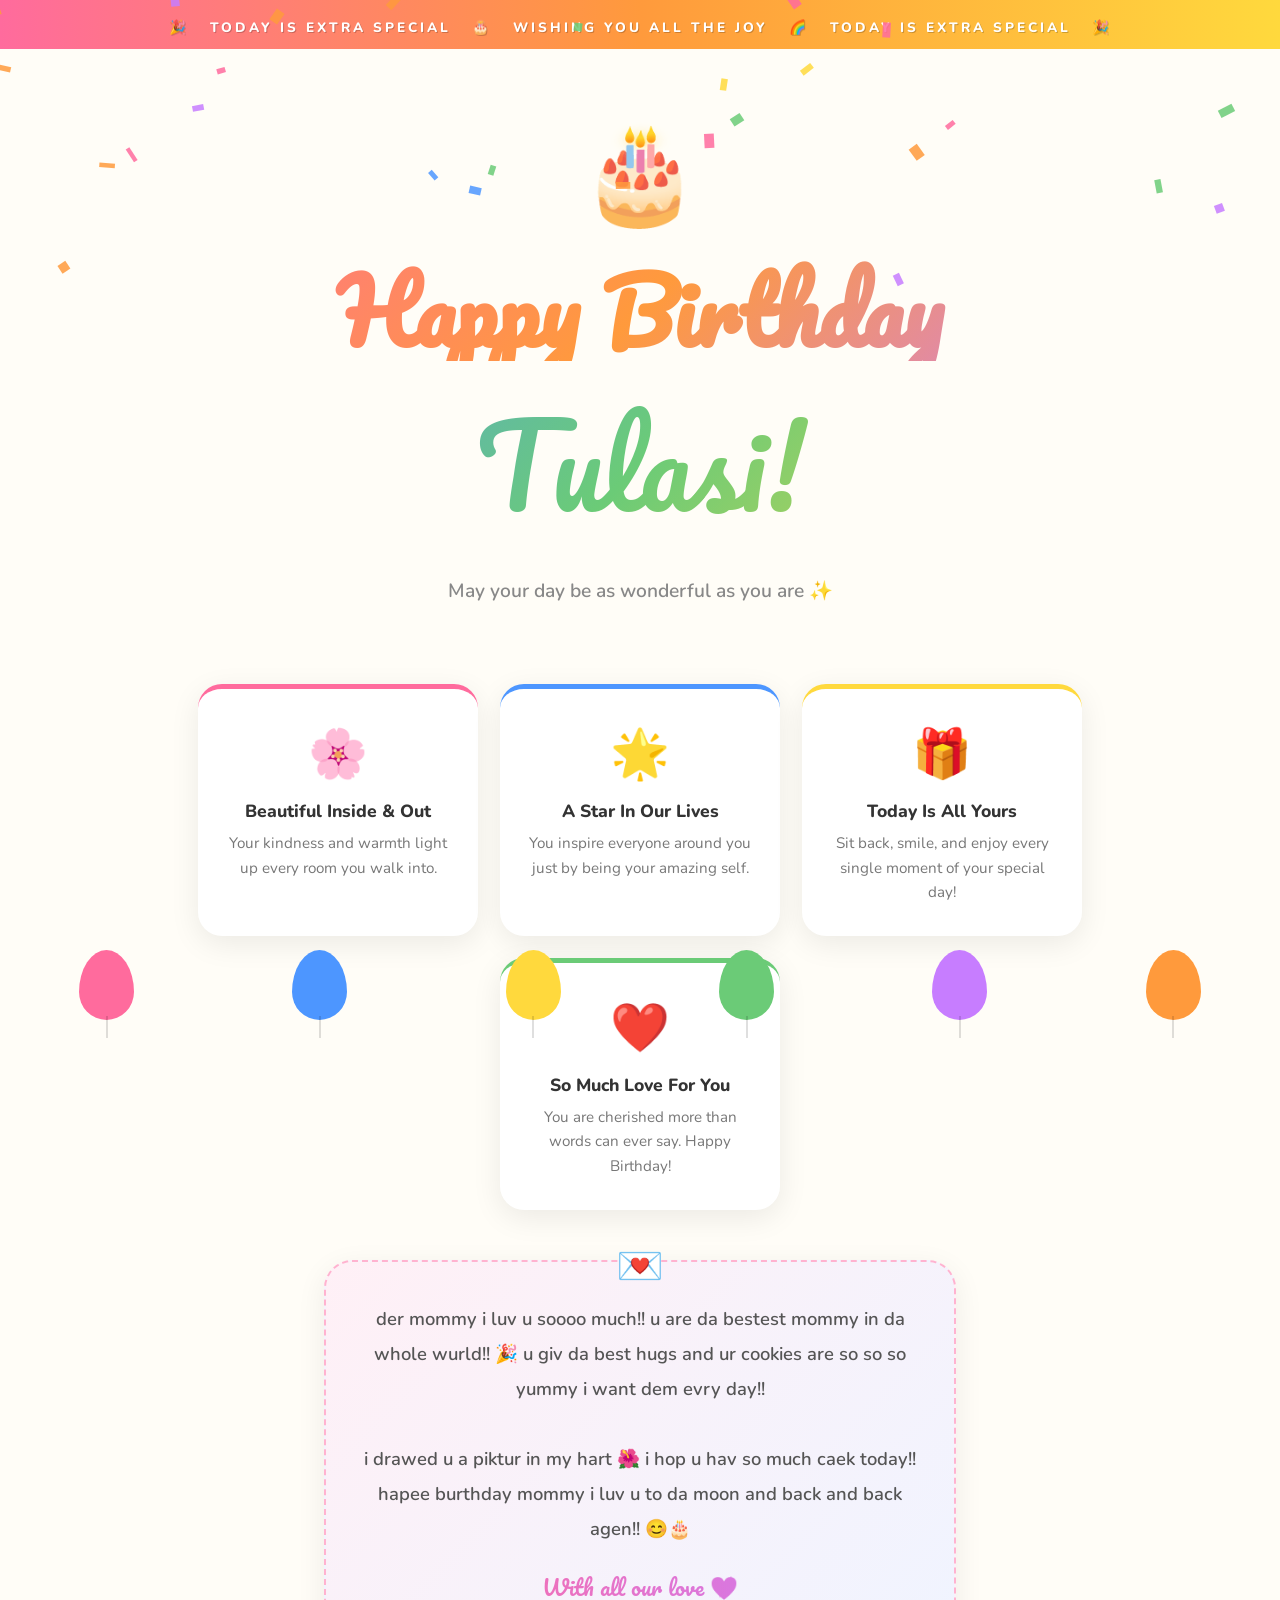
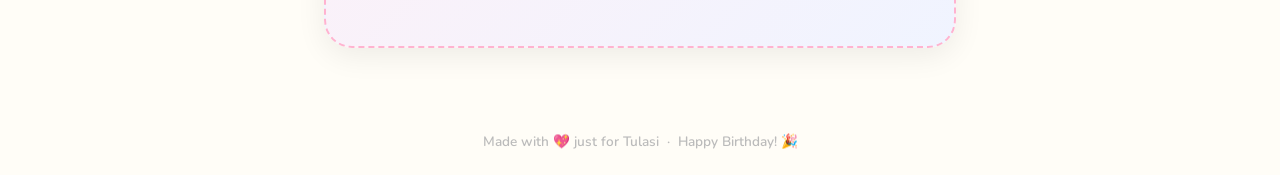
<file: tulasi_birthday.html>
<!DOCTYPE html>
<html lang="en">
<head>
  <meta charset="UTF-8" />
  <meta name="viewport" content="width=device-width, initial-scale=1.0"/>
  <title>Happy Birthday Tulasi! 🎉</title>
  <link href="https://fonts.googleapis.com/css2?family=Pacifico&family=Nunito:wght@400;600;800&display=swap" rel="stylesheet"/>
  <style>
    *, *::before, *::after { box-sizing: border-box; margin: 0; padding: 0; }

    :root {
      --pink:   #FF6B9D;
      --orange: #FF9A3C;
      --yellow: #FFD93D;
      --green:  #6BCB77;
      --blue:   #4D96FF;
      --purple: #C77DFF;
      --white:  #FFFDF7;
    }

    body {
      font-family: 'Nunito', sans-serif;
      background: var(--white);
      overflow-x: hidden;
      min-height: 100vh;
    }

    /* ── Confetti canvas ── */
    #confetti-canvas {
      position: fixed;
      top: 0; left: 0;
      width: 100%; height: 100%;
      pointer-events: none;
      z-index: 999;
    }

    /* ── Animated rainbow banner ── */
    .banner {
      width: 100%;
      padding: 18px 0 12px;
      background: linear-gradient(90deg,
        var(--pink), var(--orange), var(--yellow),
        var(--green), var(--blue), var(--purple), var(--pink));
      background-size: 300% 100%;
      animation: slide-gradient 4s linear infinite;
      text-align: center;
      font-size: 0.85rem;
      font-weight: 800;
      letter-spacing: 3px;
      color: #fff;
      text-shadow: 1px 1px 0 rgba(0,0,0,.2);
    }
    @keyframes slide-gradient {
      0%   { background-position: 0% 50%; }
      100% { background-position: 300% 50%; }
    }

    /* ── Hero ── */
    .hero {
      text-align: center;
      padding: 60px 20px 40px;
      position: relative;
    }

    .cake-emoji {
      font-size: 6rem;
      display: block;
      animation: bounce 1s ease infinite alternate;
    }
    @keyframes bounce {
      from { transform: translateY(0); }
      to   { transform: translateY(-18px); }
    }

    .hero h1 {
      font-family: 'Pacifico', cursive;
      font-size: clamp(2.8rem, 8vw, 5.5rem);
      margin-top: 20px;
      background: linear-gradient(135deg, var(--pink), var(--orange), var(--purple));
      -webkit-background-clip: text;
      -webkit-text-fill-color: transparent;
      background-clip: text;
      line-height: 1.15;
      animation: pop-in .7s cubic-bezier(.36,2,.6,1) both;
    }
    .hero .name {
      font-family: 'Pacifico', cursive;
      font-size: clamp(3rem, 10vw, 7rem);
      background: linear-gradient(135deg, var(--blue), var(--green), var(--yellow));
      -webkit-background-clip: text;
      -webkit-text-fill-color: transparent;
      background-clip: text;
      display: block;
      margin-top: 4px;
      animation: pop-in .9s cubic-bezier(.36,2,.6,1) both;
    }
    @keyframes pop-in {
      from { opacity: 0; transform: scale(0.5); }
      to   { opacity: 1; transform: scale(1); }
    }

    .subtitle {
      margin-top: 16px;
      font-size: 1.2rem;
      color: #888;
      font-weight: 600;
      animation: fade-up .8s 0.4s both;
    }
    @keyframes fade-up {
      from { opacity: 0; transform: translateY(20px); }
      to   { opacity: 1; transform: translateY(0); }
    }

    /* ── Cards ── */
    .cards {
      display: flex;
      flex-wrap: wrap;
      justify-content: center;
      gap: 22px;
      padding: 40px 24px;
      max-width: 960px;
      margin: 0 auto;
    }

    .card {
      background: #fff;
      border-radius: 24px;
      padding: 32px 28px;
      width: clamp(240px, 42%, 280px);
      box-shadow: 0 8px 30px rgba(0,0,0,.08);
      text-align: center;
      transition: transform .25s, box-shadow .25s;
      animation: fade-up .7s both;
      border-top: 5px solid transparent;
    }
    .card:hover {
      transform: translateY(-8px) rotate(-1deg);
      box-shadow: 0 16px 40px rgba(0,0,0,.12);
    }
    .card:nth-child(1) { border-color: var(--pink);   animation-delay: .1s; }
    .card:nth-child(2) { border-color: var(--blue);   animation-delay: .2s; }
    .card:nth-child(3) { border-color: var(--yellow);  animation-delay: .3s; }
    .card:nth-child(4) { border-color: var(--green);  animation-delay: .4s; }

    .card .icon { font-size: 3rem; margin-bottom: 12px; display: block; }
    .card h3 {
      font-size: 1.1rem;
      font-weight: 800;
      color: #333;
      margin-bottom: 8px;
    }
    .card p {
      font-size: 0.95rem;
      color: #777;
      line-height: 1.6;
    }

    /* ── Message section ── */
    .message-section {
      max-width: 680px;
      margin: 10px auto 60px;
      padding: 0 24px;
      text-align: center;
      animation: fade-up .8s .5s both;
    }
    .message-box {
      background: linear-gradient(135deg, #fff0f6, #f0f4ff);
      border-radius: 28px;
      padding: 40px 36px;
      box-shadow: 0 8px 30px rgba(0,0,0,.07);
      border: 2px dashed #FFB3D0;
      position: relative;
    }
    .message-box::before {
      content: '💌';
      position: absolute;
      top: -22px;
      left: 50%;
      transform: translateX(-50%);
      font-size: 2.4rem;
    }
    .message-box p {
      font-size: 1.15rem;
      line-height: 1.9;
      color: #555;
      font-weight: 600;
    }
    .message-box .sign {
      margin-top: 20px;
      font-family: 'Pacifico', cursive;
      font-size: 1.4rem;
      background: linear-gradient(90deg, var(--pink), var(--purple));
      -webkit-background-clip: text;
      -webkit-text-fill-color: transparent;
      background-clip: text;
    }

    /* ── Balloons ── */
    .balloons {
      position: fixed;
      bottom: -120px;
      left: 0;
      width: 100%;
      display: flex;
      justify-content: space-around;
      pointer-events: none;
      z-index: 0;
    }
    .balloon {
      width: 55px;
      height: 70px;
      border-radius: 50% 50% 50% 50% / 60% 60% 40% 40%;
      position: relative;
      animation: float-up linear infinite;
    }
    .balloon::after {
      content: '';
      position: absolute;
      bottom: -18px;
      left: 50%;
      transform: translateX(-50%);
      width: 1px;
      height: 22px;
      background: rgba(0,0,0,.25);
    }
    .balloon:nth-child(1) { background: var(--pink);   animation-duration: 7s;  animation-delay: 0s; }
    .balloon:nth-child(2) { background: var(--blue);   animation-duration: 9s;  animation-delay: 1s; }
    .balloon:nth-child(3) { background: var(--yellow);  animation-duration: 6s;  animation-delay: 2s; }
    .balloon:nth-child(4) { background: var(--green);  animation-duration: 8s;  animation-delay: 0.5s; }
    .balloon:nth-child(5) { background: var(--purple); animation-duration: 10s; animation-delay: 1.5s; }
    .balloon:nth-child(6) { background: var(--orange); animation-duration: 7.5s;animation-delay: 3s; }

    @keyframes float-up {
      0%   { transform: translateY(0)   rotate(-4deg); opacity: 1; }
      50%  { transform: translateY(-55vh) rotate(4deg); opacity: 1; }
      100% { transform: translateY(-110vh) rotate(-2deg); opacity: 0; }
    }

    /* ── Footer ── */
    footer {
      text-align: center;
      padding: 24px;
      font-size: 0.85rem;
      color: #bbb;
      font-weight: 600;
    }
  </style>
</head>
<body>

<canvas id="confetti-canvas"></canvas>

<div class="banner">🎉 &nbsp; TODAY IS EXTRA SPECIAL &nbsp; 🎂 &nbsp; WISHING YOU ALL THE JOY &nbsp; 🌈 &nbsp; TODAY IS EXTRA SPECIAL &nbsp; 🎉</div>

<section class="hero">
  <span class="cake-emoji">🎂</span>
  <h1>Happy Birthday</h1>
  <span class="name">Tulasi!</span>
  <p class="subtitle">May your day be as wonderful as you are ✨</p>
</section>

<div class="cards">
  <div class="card">
    <span class="icon">🌸</span>
    <h3>Beautiful Inside & Out</h3>
    <p>Your kindness and warmth light up every room you walk into.</p>
  </div>
  <div class="card">
    <span class="icon">🌟</span>
    <h3>A Star In Our Lives</h3>
    <p>You inspire everyone around you just by being your amazing self.</p>
  </div>
  <div class="card">
    <span class="icon">🎁</span>
    <h3>Today Is All Yours</h3>
    <p>Sit back, smile, and enjoy every single moment of your special day!</p>
  </div>
  <div class="card">
    <span class="icon">❤️</span>
    <h3>So Much Love For You</h3>
    <p>You are cherished more than words can ever say. Happy Birthday!</p>
  </div>
</div>

<div class="message-section">
  <div class="message-box">
    <p>
      der mommy i luv u soooo much!! u are da bestest mommy in da whole wurld!! 🎉
      u giv da best hugs and ur cookies are so so so yummy i want dem evry day!!<br/><br/>
      i drawed u a piktur in my hart 🌺 i hop u hav so much caek today!!
      hapee burthday mommy i luv u to da moon and back and back agen!! 😊🎂
    </p>
    <div class="sign">With all our love 💖</div>
  </div>
</div>

<div class="balloons">
  <div class="balloon"></div>
  <div class="balloon"></div>
  <div class="balloon"></div>
  <div class="balloon"></div>
  <div class="balloon"></div>
  <div class="balloon"></div>
</div>

<footer>Made with 💖 just for Tulasi &nbsp;·&nbsp; Happy Birthday! 🎉</footer>

<script>
  // ── Confetti ──
  const canvas = document.getElementById('confetti-canvas');
  const ctx = canvas.getContext('2d');

  function resize() {
    canvas.width  = window.innerWidth;
    canvas.height = window.innerHeight;
  }
  resize();
  window.addEventListener('resize', resize);

  const COLORS = ['#FF6B9D','#FF9A3C','#FFD93D','#6BCB77','#4D96FF','#C77DFF'];
  const pieces = Array.from({ length: 120 }, () => ({
    x: Math.random() * window.innerWidth,
    y: Math.random() * window.innerHeight - window.innerHeight,
    w: 8 + Math.random() * 8,
    h: 4 + Math.random() * 6,
    color: COLORS[Math.floor(Math.random() * COLORS.length)],
    speed: 1.5 + Math.random() * 3,
    spin: (Math.random() - .5) * .15,
    angle: Math.random() * Math.PI * 2,
    drift: (Math.random() - .5) * 1.2,
  }));

  function draw() {
    ctx.clearRect(0, 0, canvas.width, canvas.height);
    pieces.forEach(p => {
      ctx.save();
      ctx.translate(p.x, p.y);
      ctx.rotate(p.angle);
      ctx.fillStyle = p.color;
      ctx.globalAlpha = 0.85;
      ctx.fillRect(-p.w / 2, -p.h / 2, p.w, p.h);
      ctx.restore();
      p.y     += p.speed;
      p.x     += p.drift;
      p.angle += p.spin;
      if (p.y > canvas.height + 20) {
        p.y = -20;
        p.x = Math.random() * canvas.width;
      }
    });
    requestAnimationFrame(draw);
  }
  draw();
</script>
</body>
</html>
</file>
